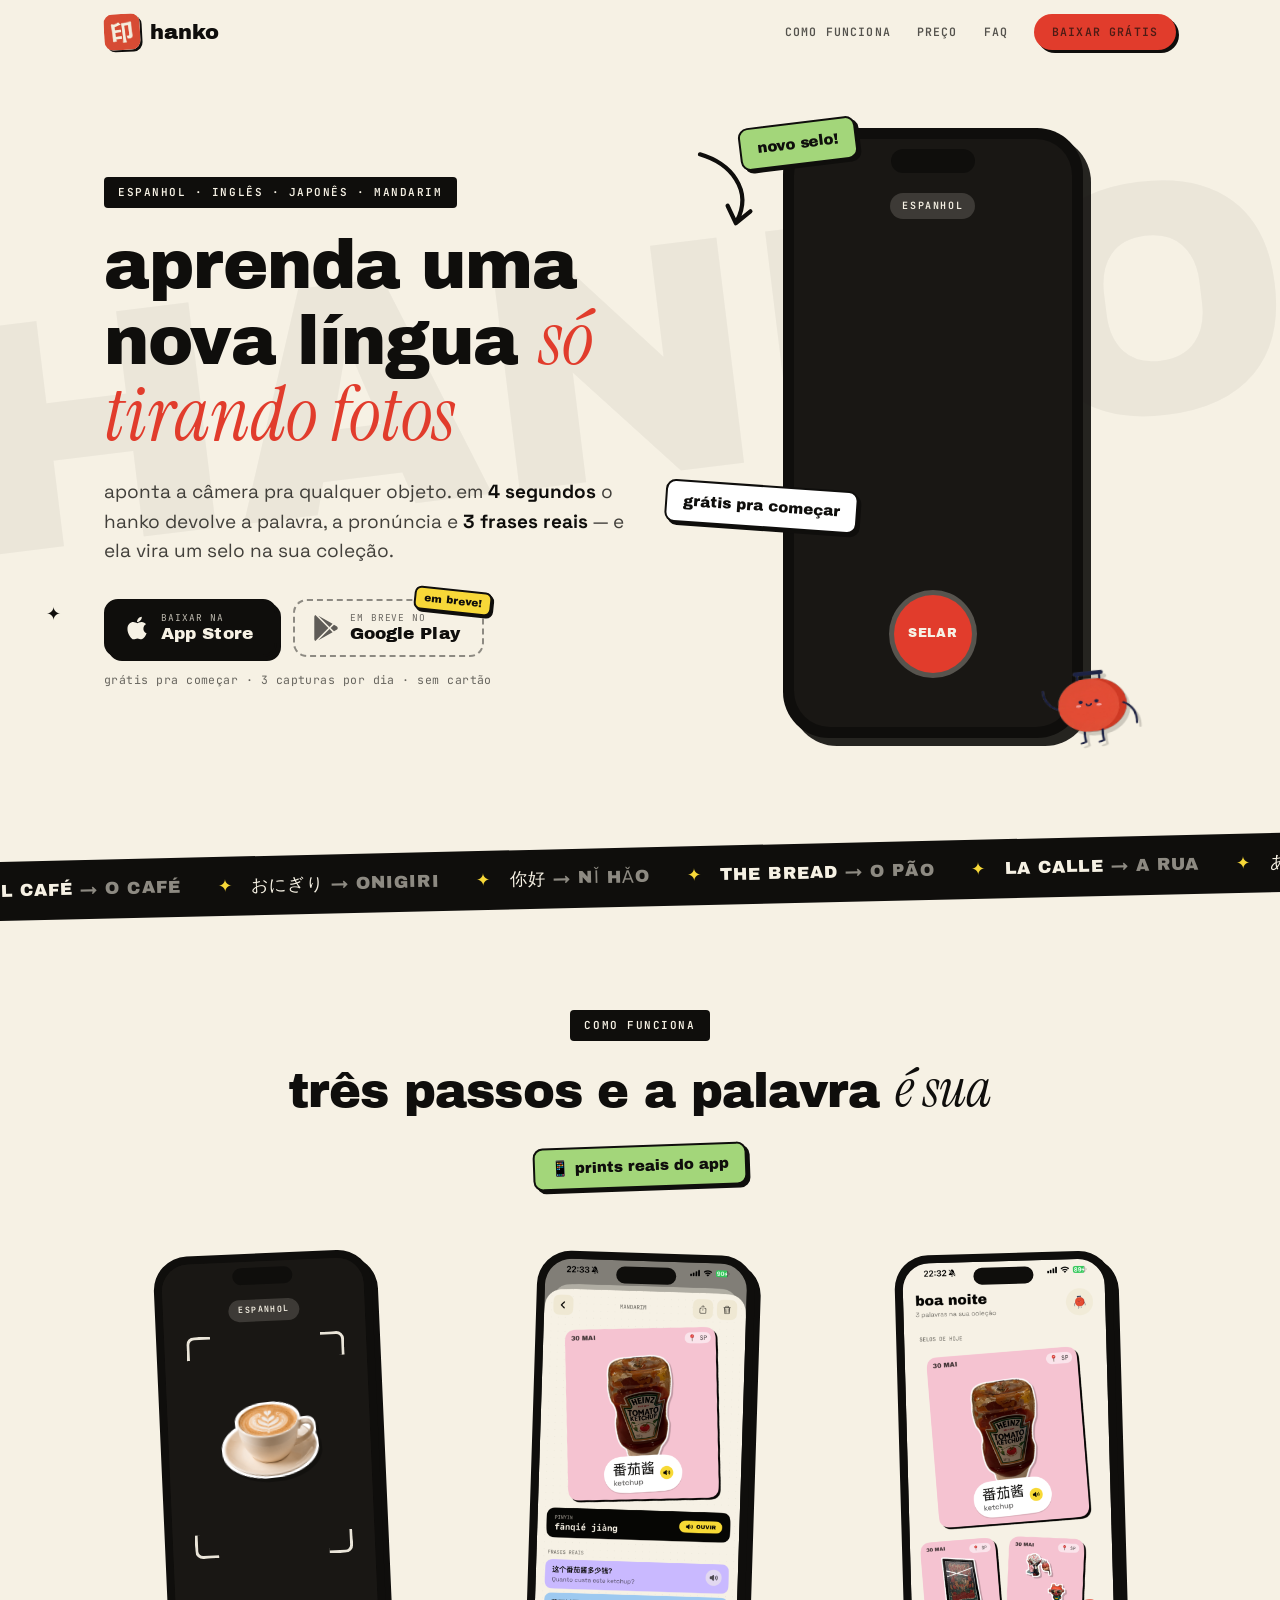
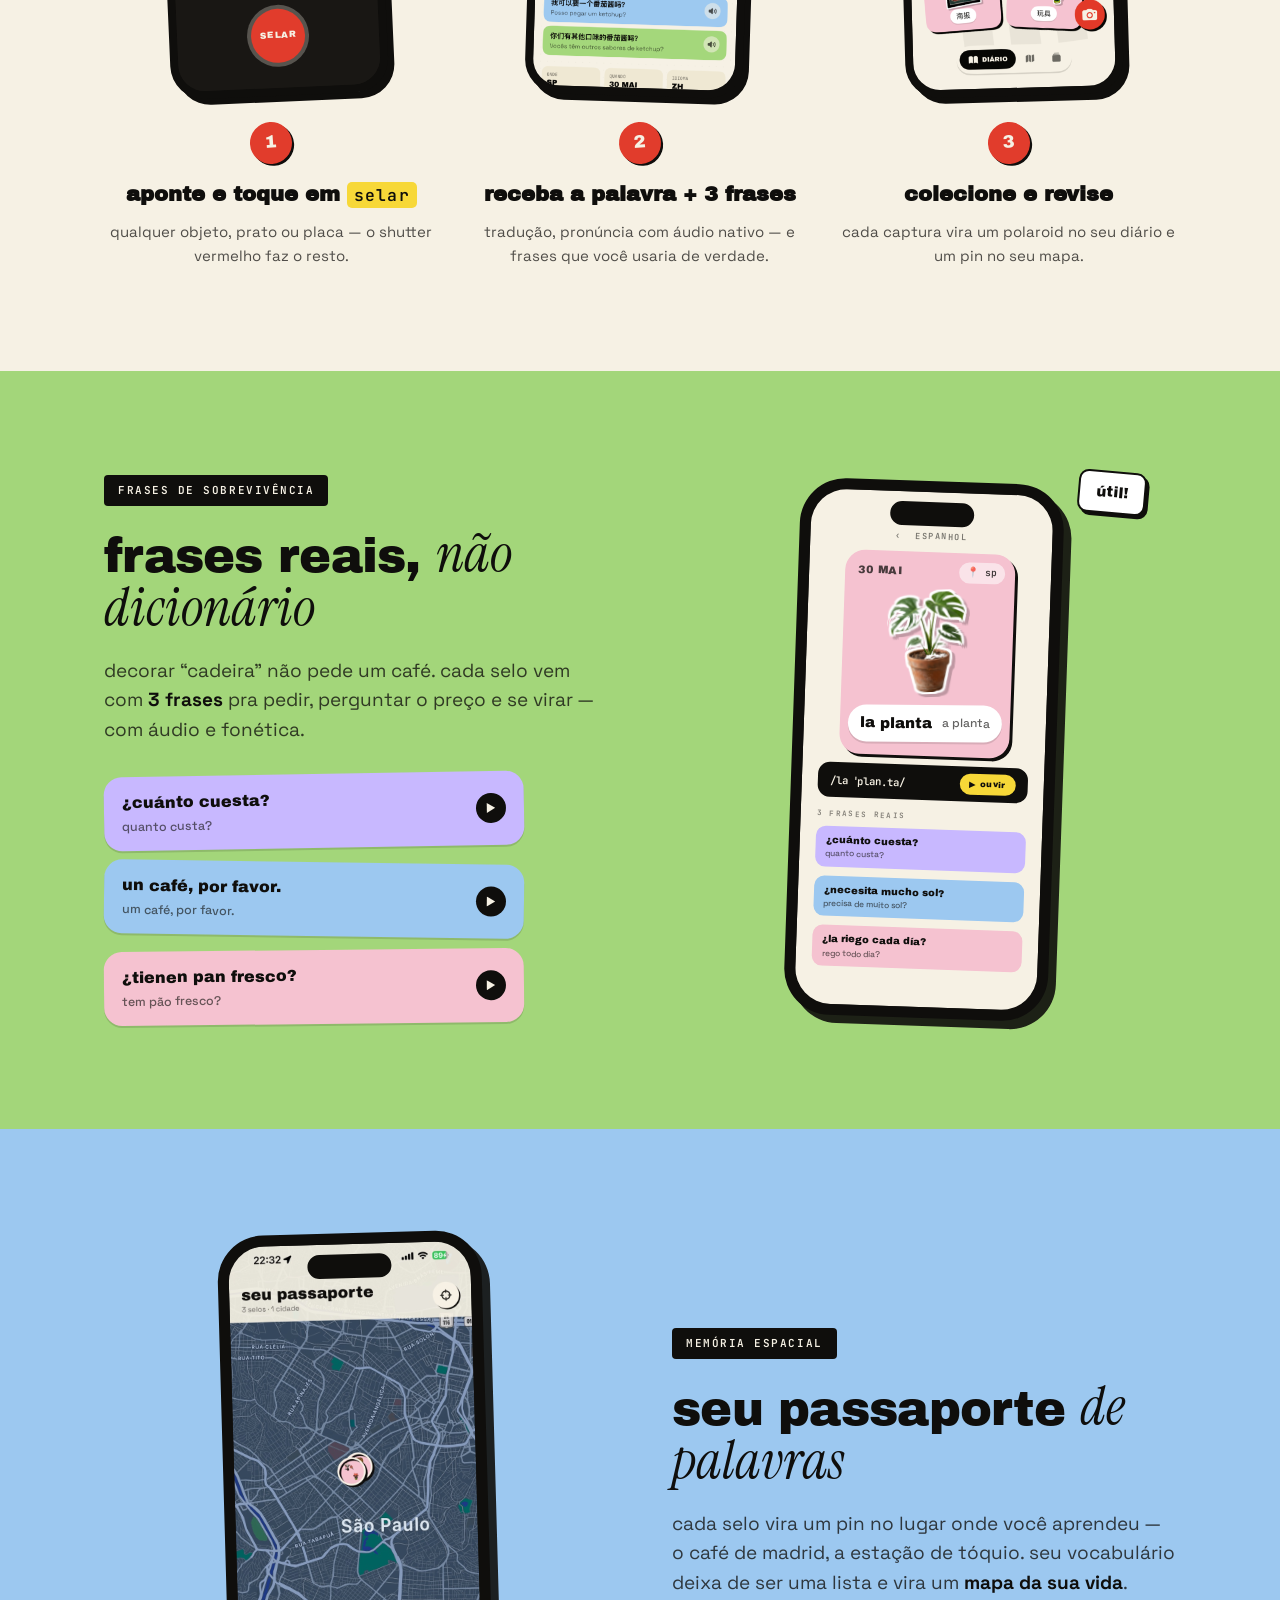
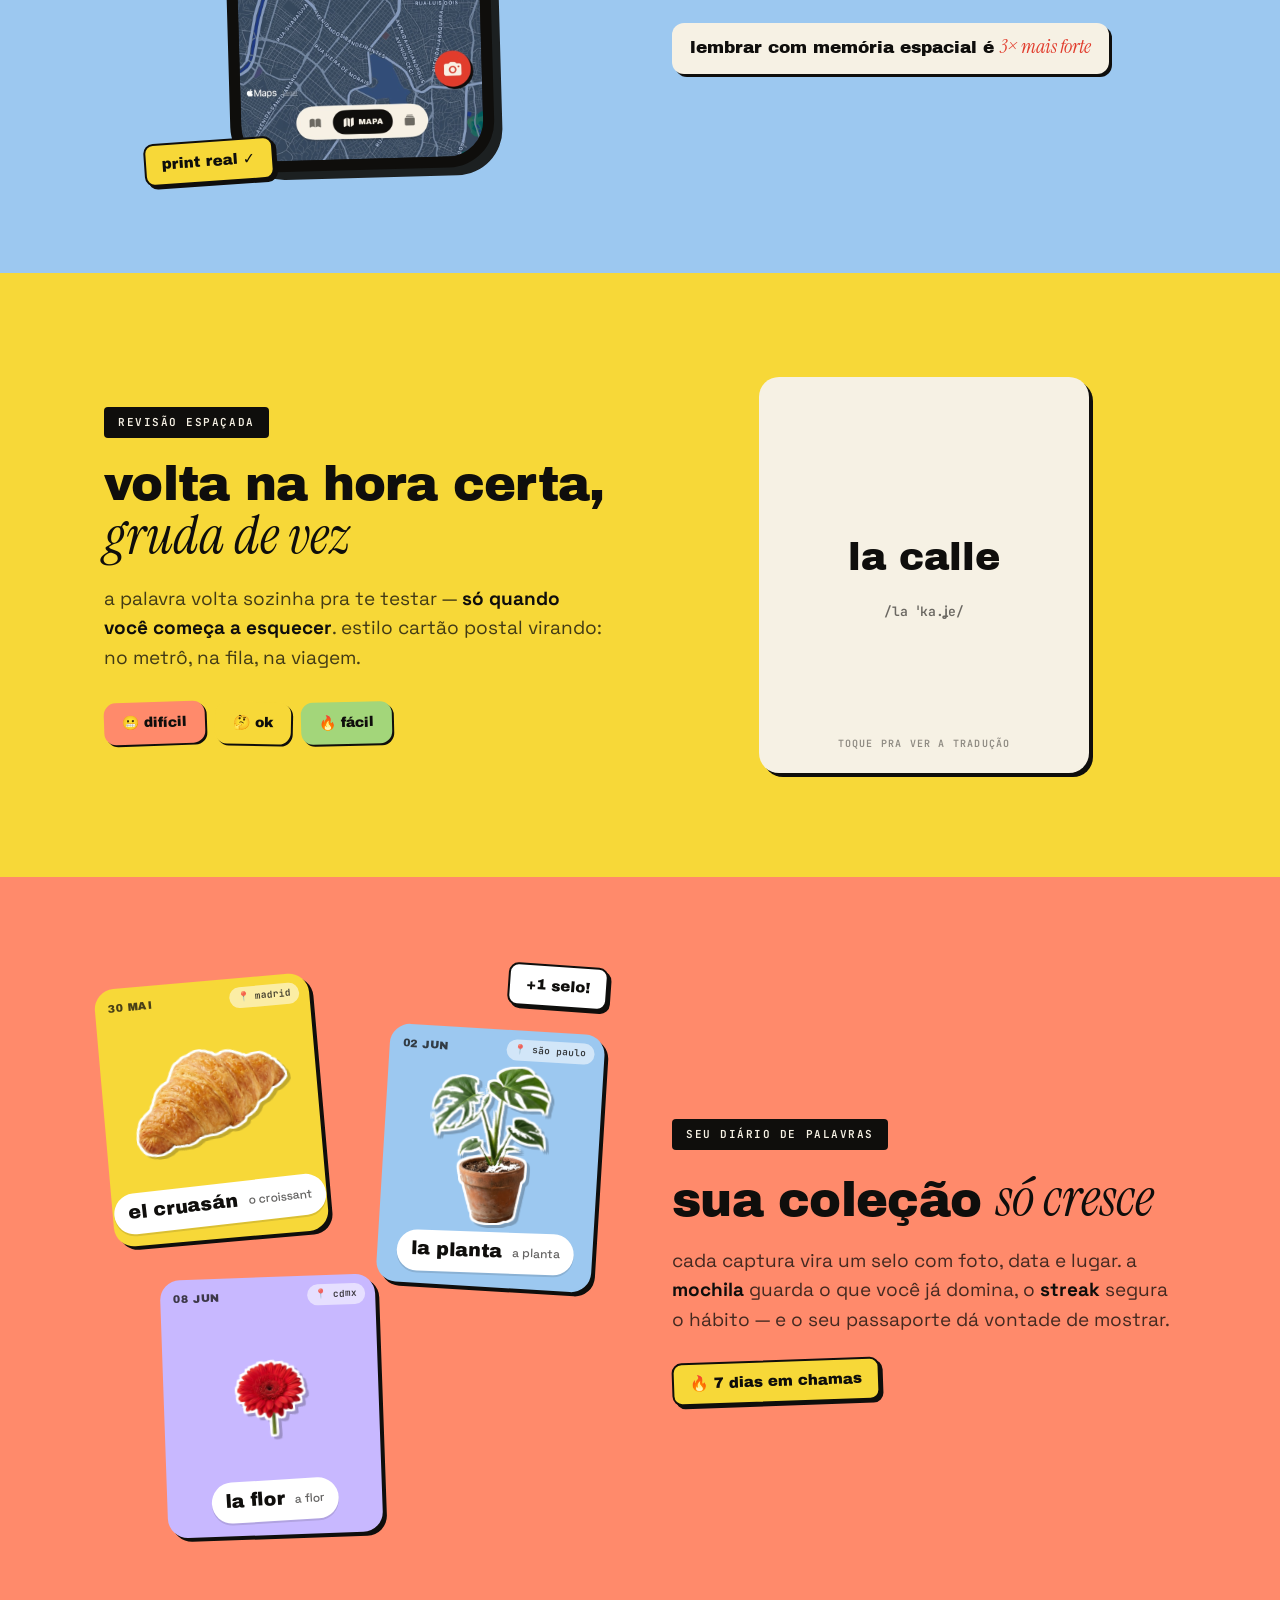
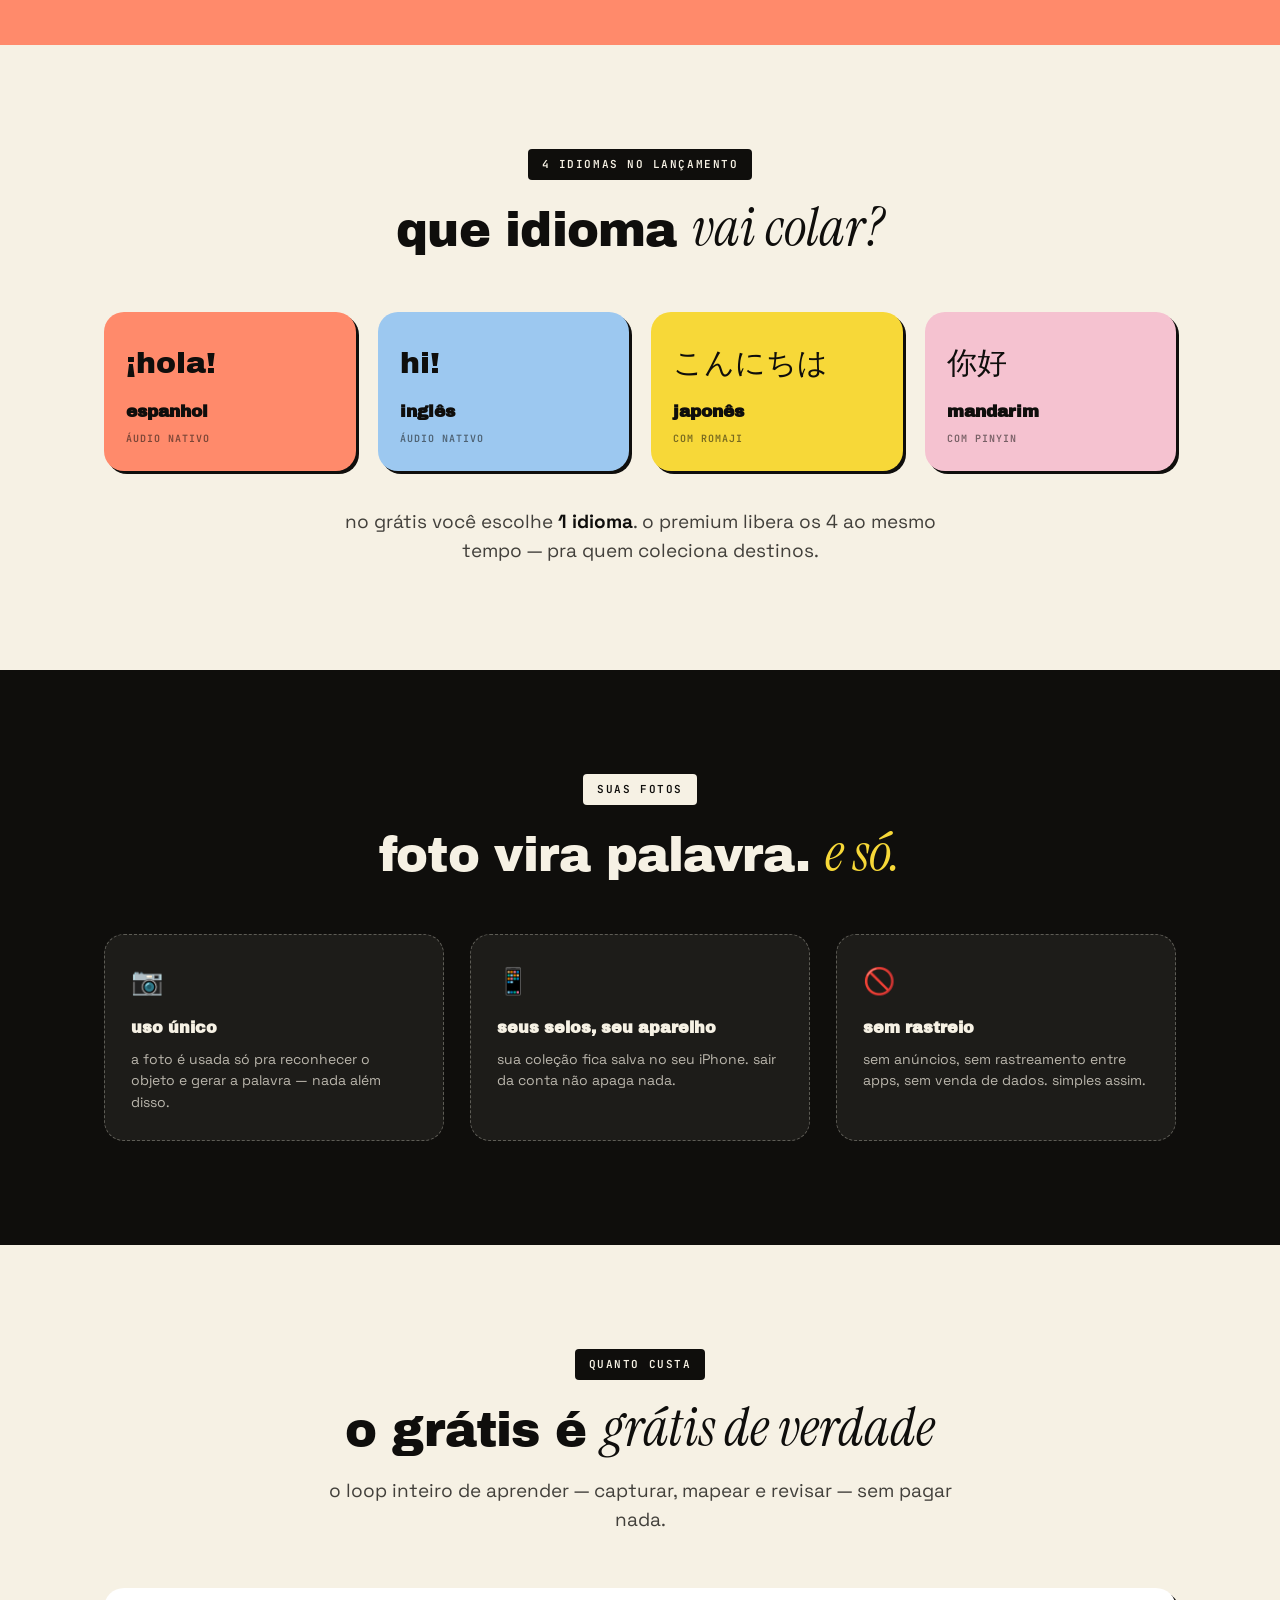
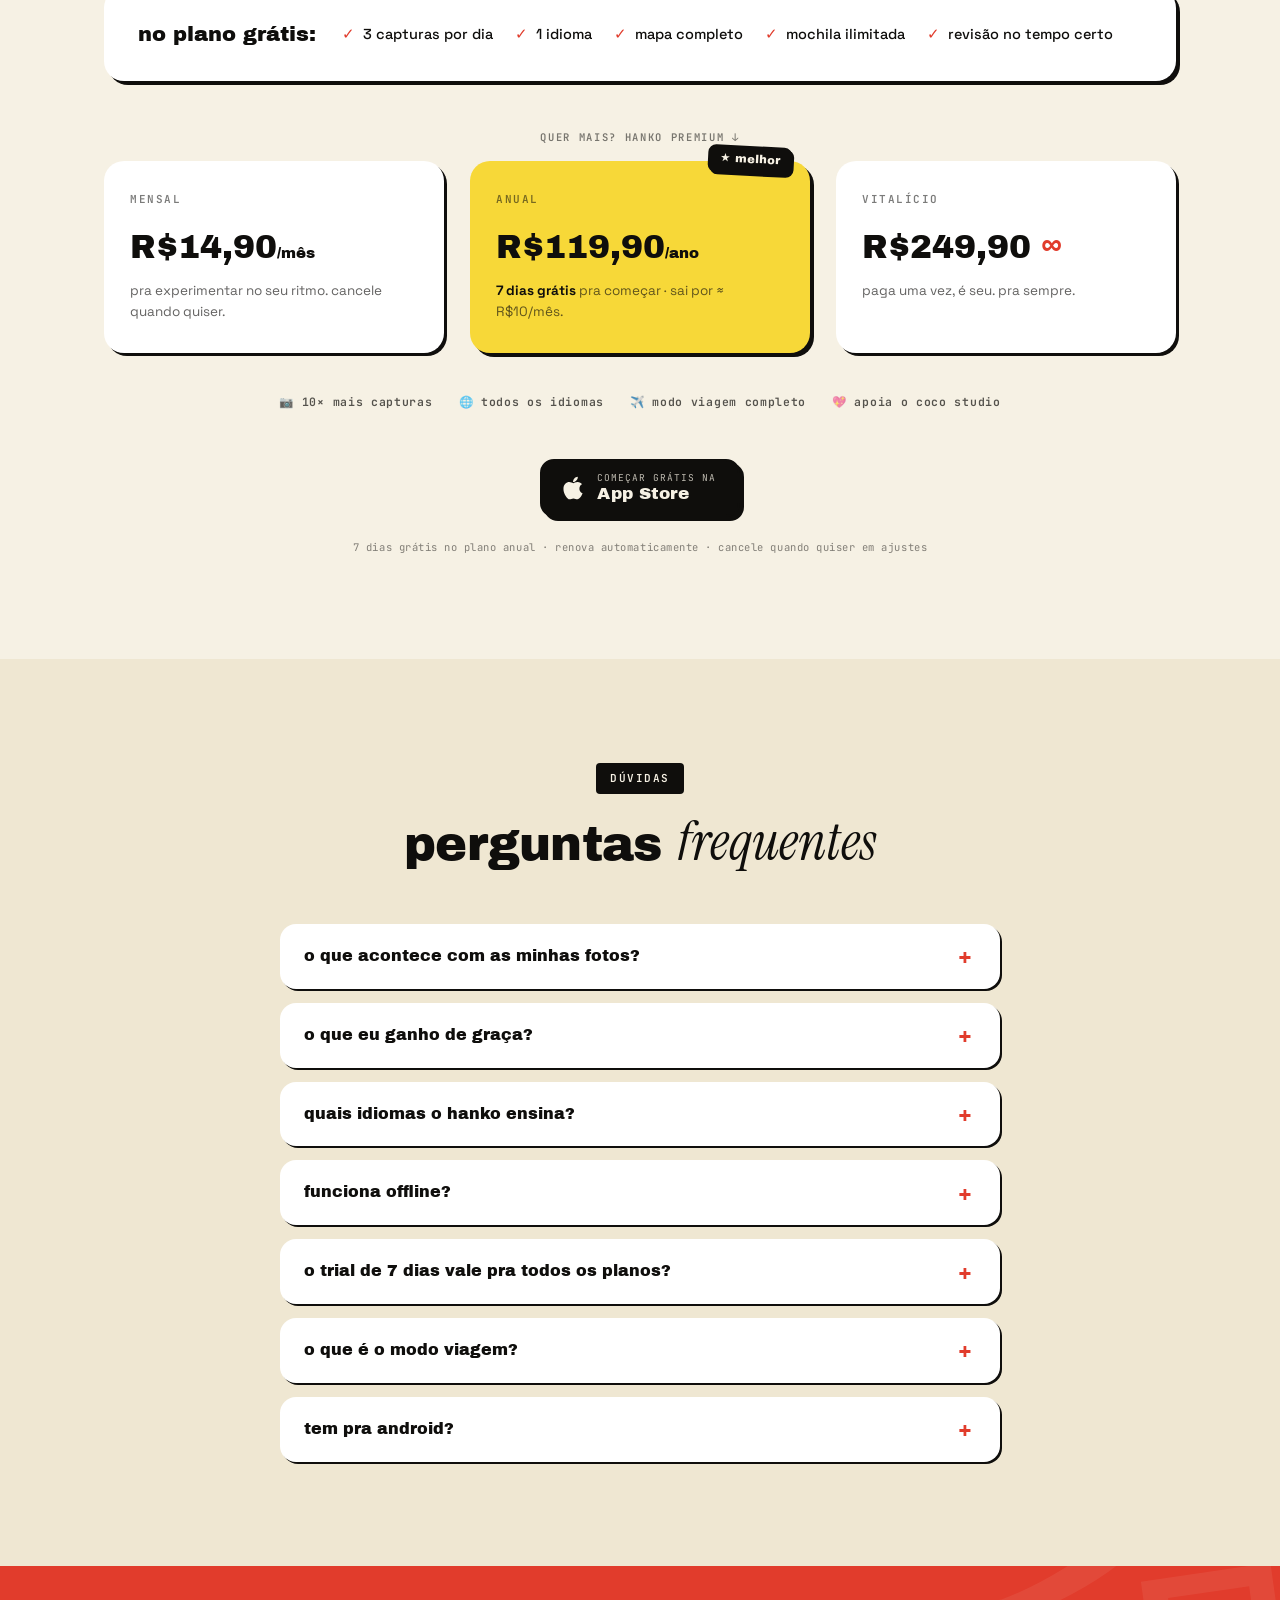
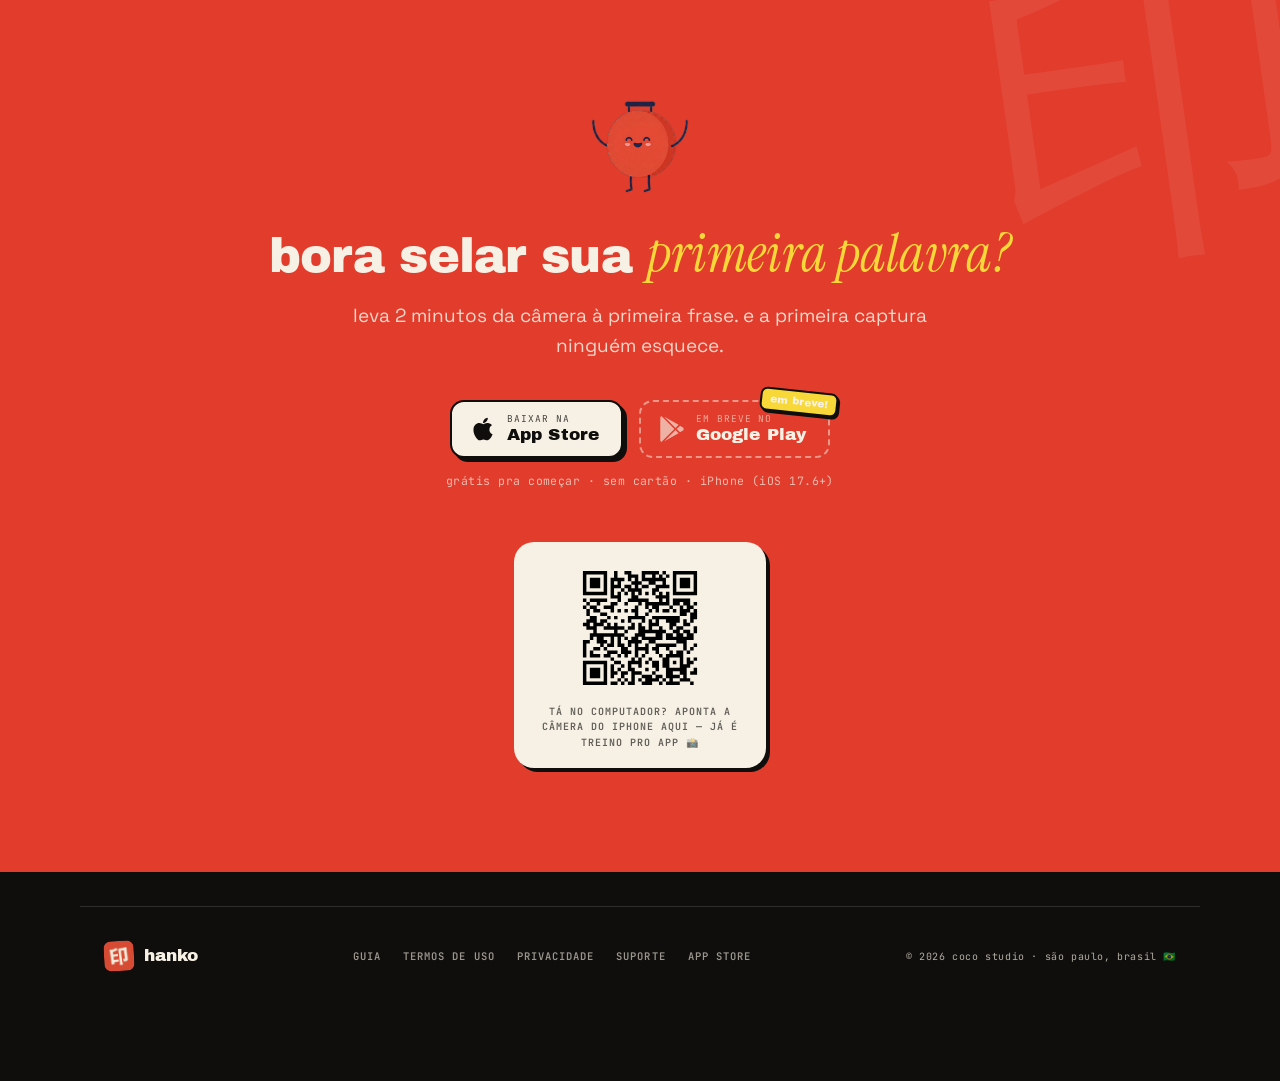
<file: index.html>
<!DOCTYPE html>
<html lang="pt-BR">
<head>
<meta charset="UTF-8">
<meta name="viewport" content="width=device-width, initial-scale=1.0">
<title>hanko — aprenda idiomas só tirando fotos · espanhol, inglês, japonês e mandarim</title>
<meta name="description" content="aponta a câmera pra qualquer objeto e em 4 segundos o hanko devolve a palavra, a pronúncia e 3 frases reais. espanhol, inglês, japonês e mandarim — grátis pra começar, no iPhone.">
<meta name="apple-itunes-app" content="app-id=6774437058">
<meta name="theme-color" content="#F6F1E4">

<!-- Google Analytics 4 · Coco Studio (Hanko) -->
<script async src="https://www.googletagmanager.com/gtag/js?id=G-HJQJTNBJ6C"></script>
<script>
  window.dataLayer = window.dataLayer || [];
  function gtag(){dataLayer.push(arguments);}
  gtag('js', new Date());
  gtag('config', 'G-HJQJTNBJ6C');

  // funil Coco Studio: visita -> scroll -> clique na App Store
  (function(){
    var APP='hanko';
    document.addEventListener('click', function(e){
      var a = e.target.closest ? e.target.closest('a[href*="apps.apple.com"]') : null;
      if(!a) return;
      var loc = a.getAttribute('data-goatcounter-click') || a.getAttribute('data-cta')
              || (a.closest('section') && a.closest('section').id)
              || (a.textContent||'').trim().slice(0,40) || 'sem-rotulo';
      gtag('event','app_store_click',{app:APP, cta_location:loc, link_url:a.href});
    }, true);
    var marks=[25,50,75,90], hit={};
    function onScroll(){
      var d=document.documentElement, b=document.body||{};
      var st=d.scrollTop||b.scrollTop||0;
      var sh=(d.scrollHeight||b.scrollHeight||0)-d.clientHeight;
      var p= sh>0 ? Math.round(st/sh*100) : 0;
      for(var i=0;i<marks.length;i++){var m=marks[i]; if(p>=m && !hit[m]){hit[m]=1; gtag('event','scroll_depth',{app:APP, percent_scrolled:m});}}
      if(hit[90]) window.removeEventListener('scroll', onScroll);
    }
    window.addEventListener('scroll', onScroll, {passive:true});
  })();
</script>

<link rel="canonical" href="https://hankoapp.com/">
<meta property="og:type" content="website">
<meta property="og:url" content="https://hankoapp.com/">
<meta property="og:title" content="hanko — aprenda idiomas só tirando fotos">
<meta property="og:description" content="toda foto vira uma palavra — com pronúncia e 3 frases reais. espanhol, inglês, japonês e mandarim. grátis pra começar.">
<meta property="og:image" content="https://hankoapp.com/assets/shot-aponte.jpg">
<meta property="og:locale" content="pt_BR">
<meta name="twitter:card" content="summary_large_image">

<link rel="icon" type="image/png" href="assets/icon.png">
<link rel="apple-touch-icon" href="assets/icon.png">

<link rel="preconnect" href="https://fonts.googleapis.com">
<link rel="preconnect" href="https://fonts.gstatic.com" crossorigin>
<link href="https://fonts.googleapis.com/css2?family=Archivo+Black&family=Space+Grotesk:wght@400;500;700&family=JetBrains+Mono:wght@400;600&family=Instrument+Serif:ital@1&display=swap" rel="stylesheet">

<script type="application/ld+json">
{
  "@context": "https://schema.org",
  "@type": "SoftwareApplication",
  "name": "Hanko",
  "operatingSystem": "iOS",
  "applicationCategory": "EducationalApplication",
  "inLanguage": "pt-BR",
  "description": "Aprenda espanhol, inglês, japonês e mandarim fotografando objetos. Cada foto vira uma palavra com pronúncia e 3 frases reais.",
  "offers": { "@type": "Offer", "price": "0", "priceCurrency": "BRL" },
  "author": { "@type": "Organization", "name": "Coco Studio", "url": "https://hankoapp.com/" },
  "publisher": { "@type": "Organization", "name": "Coco Studio" },
  "screenshot": "https://hankoapp.com/assets/real-selo.png",
  "downloadUrl": "https://apps.apple.com/br/app/hanko/id6774437058",
  "url": "https://apps.apple.com/br/app/hanko/id6774437058"
}
</script>

<script type="application/ld+json">
{
  "@context": "https://schema.org",
  "@type": "FAQPage",
  "mainEntity": [
    { "@type": "Question", "name": "O que acontece com as minhas fotos?", "acceptedAnswer": { "@type": "Answer", "text": "A foto é usada só pra reconhecer o objeto e gerar a palavra — nada além disso. Seus selos ficam salvos no seu aparelho, e o app não tem anúncio nem rastreamento entre apps." } },
    { "@type": "Question", "name": "O que eu ganho de graça?", "acceptedAnswer": { "@type": "Answer", "text": "3 capturas por dia e 1 idioma — e o resto inteiro: mapa completo, mochila ilimitada e revisão no tempo certo. O loop diário de aprender e revisar é 100% grátis." } },
    { "@type": "Question", "name": "Quais idiomas o Hanko ensina?", "acceptedAnswer": { "@type": "Answer", "text": "Espanhol, inglês, japonês e mandarim — pra quem fala português. A pronúncia se adapta à escrita: romaji no japonês, pinyin no mandarim. No grátis você escolhe 1; o premium libera os 4 ao mesmo tempo." } },
    { "@type": "Question", "name": "Funciona offline?", "acceptedAnswer": { "@type": "Answer", "text": "Pra capturar, precisa de internet — é assim que a foto vira palavra em 4 segundos. Pra revisar, abrir o mapa e a mochila, não: seus selos moram no seu aparelho." } },
    { "@type": "Question", "name": "O trial de 7 dias vale pra todos os planos?", "acceptedAnswer": { "@type": "Answer", "text": "Não — os 7 dias grátis são do plano anual. Nos outros, a cobrança começa na hora, e dá pra cancelar em ajustes a qualquer momento." } },
    { "@type": "Question", "name": "O que é o modo viagem?", "acceptedAnswer": { "@type": "Answer", "text": "Recurso premium: você escolhe destino e data e o Han prioriza frases de sobrevivência pro lugar, com contagem regressiva pra você chegar preparado." } },
    { "@type": "Question", "name": "Tem pra Android?", "acceptedAnswer": { "@type": "Answer", "text": "Por enquanto o Hanko é só pra iPhone. A versão Google Play está em breve." } }
  ]
}
</script>

<style>
/* ====================================================================
   HANKO · landing — design tokens espelhados do HKTokens.swift
   ==================================================================== */
:root{
  --paper:    #F6F1E4;
  --paper-alt:#EFE7D2;
  --ink:      #0F0E0C;
  --red:      #E13C2C;
  --red-deep: #B82D1F;
  --citron:   #F7D838;
  --pistachio:#A3D67A;
  --lavender: #C8B8FF;
  --sky:      #9CC8F0;
  --coral:    #FF8A6B;
  --rose:     #F5C2D0;

  --display: 'Archivo Black', sans-serif;
  --body:    'Space Grotesk', sans-serif;
  --mono:    'JetBrains Mono', monospace;
  --serif:   'Instrument Serif', serif;

  --shadow-4: 4px 4px 0 var(--ink);
  --shadow-3: 3px 3px 0 var(--ink);
  --shadow-2: 2px 2px 0 var(--ink);

  --r-card: 20px;
  --max-w: 1120px;
}

*{ margin:0; padding:0; box-sizing:border-box; }
html{ scroll-behavior:smooth; }
body{
  font-family:var(--body);
  background:var(--paper);
  color:var(--ink);
  line-height:1.55;
  overflow-x:hidden;
  -webkit-font-smoothing:antialiased;
}
img{ max-width:100%; display:block; }
a{ color:inherit; }
::selection{ background:var(--citron); color:var(--ink); }

.wrap{ max-width:var(--max-w); margin:0 auto; padding:0 24px; }

/* ---------- tipografia ---------- */
.h-display{
  font-family:var(--display);
  font-weight:400;
  text-transform:lowercase;
  letter-spacing:-0.015em;
  line-height:1.04;
}
.accent{
  font-family:var(--serif);
  font-style:italic;
  font-weight:400;
  letter-spacing:0;
  line-height:1;
}
.eyebrow{
  display:inline-block;
  font-family:var(--mono);
  font-weight:600;
  font-size:11px;
  letter-spacing:.14em;
  text-transform:uppercase;
  background:var(--ink);
  color:var(--paper);
  padding:7px 14px;
  border-radius:4px;
  margin-bottom:22px;
}
.lead{
  font-size:clamp(16px,1.7vw,19px);
  color:rgba(15,14,12,.78);
  max-width:34em;
}
.lead b{ font-weight:700; color:var(--ink); }

/* ---------- chips & stickers ---------- */
.sticker{
  display:inline-block;
  font-family:var(--display);
  font-size:15px;
  text-transform:lowercase;
  background:#fff;
  border:2.5px solid var(--ink);
  border-radius:10px;
  padding:8px 16px;
  box-shadow:var(--shadow-3);
}
.sticker--pistachio{ background:var(--pistachio); }
.sticker--citron{ background:var(--citron); }

/* ---------- botões ---------- */
.btn-store{
  display:inline-flex; align-items:center; gap:11px;
  background:var(--ink); color:var(--paper);
  text-decoration:none;
  border-radius:14px;
  padding:12px 22px 12px 18px;
  box-shadow:var(--shadow-4);
  transition:transform .18s ease, box-shadow .18s ease;
  border:2.5px solid var(--ink);
}
.btn-store:hover{ transform:translate(-2px,-2px); box-shadow:6px 6px 0 var(--ink); }
.btn-store:active{ transform:translate(2px,2px); box-shadow:1px 1px 0 var(--ink); }
.btn-store svg{ width:26px; height:26px; flex:none; }
.btn-store .lines{ display:flex; flex-direction:column; line-height:1.12; text-align:left; }
.btn-store .small{ font-family:var(--mono); font-size:9.5px; letter-spacing:.1em; text-transform:uppercase; opacity:.75; }
.btn-store .big{ font-family:var(--display); font-size:17px; letter-spacing:.005em; }

.btn-store--soon{
  background:transparent; color:var(--ink);
  border:2.5px dashed rgba(15,14,12,.45);
  box-shadow:none; cursor:default; position:relative;
}
.btn-store--soon:hover,.btn-store--soon:active{ transform:none; box-shadow:none; }
.btn-store--soon .small{ opacity:.6; }
.btn-store--soon svg{ opacity:.65; }
.btn-store--soon .soon-tag{
  position:absolute; top:-12px; right:-10px;
  font-family:var(--display); font-size:10.5px;
  background:var(--citron); border:2px solid var(--ink);
  border-radius:7px; padding:2px 8px;
  transform:rotate(6deg);
  box-shadow:var(--shadow-2);
}

.cta-note{
  font-family:var(--mono); font-size:11.5px;
  letter-spacing:.04em; color:rgba(15,14,12,.62);
  margin-top:14px;
}

/* ---------- nav ---------- */
.nav{
  position:sticky; top:0; z-index:60;
  background:rgba(246,241,228,.92);
  backdrop-filter:blur(8px);
  -webkit-backdrop-filter:blur(8px);
}
.nav-inner{
  max-width:var(--max-w); margin:0 auto;
  display:flex; align-items:center; justify-content:space-between;
  padding:14px 24px;
}
.brand{ display:flex; align-items:center; gap:10px; text-decoration:none; }
.brand img{ width:36px; height:36px; border-radius:9px; box-shadow:var(--shadow-2); transform:rotate(-3deg); }
.brand span{ font-family:var(--display); font-size:21px; }
.nav-links{ display:flex; gap:26px; align-items:center; }
.nav-links a{
  font-family:var(--mono); font-size:11.5px; font-weight:600;
  letter-spacing:.1em; text-transform:uppercase;
  text-decoration:none; color:rgba(15,14,12,.7);
}
.nav-links a:hover{ color:var(--ink); }
.nav-cta{
  font-family:var(--display); font-size:14px; text-transform:lowercase;
  background:var(--red); color:var(--paper);
  text-decoration:none; padding:9px 18px; border-radius:999px;
  box-shadow:var(--shadow-3);
  transition:transform .18s ease, box-shadow .18s ease;
}
.nav-cta:hover{ transform:translate(-1px,-1px); box-shadow:4px 4px 0 var(--ink); }

/* ---------- hero ---------- */
.hero{ position:relative; padding:64px 0 110px; overflow:hidden; }
.hero::before{
  content:"HANKO";
  position:absolute; top:6%; left:-4%;
  font-family:var(--display); font-size:clamp(160px,26vw,330px);
  color:var(--ink); opacity:.045;
  transform:rotate(-7deg);
  pointer-events:none; white-space:nowrap;
}
.hero-grid{
  display:grid; grid-template-columns:1.05fr .95fr;
  gap:48px; align-items:center; position:relative;
}
.hero h1{ font-size:clamp(40px,5.6vw,68px); margin-bottom:24px; }
.hero h1 .accent{ color:var(--red); font-size:1.12em; }
.hero .lead{ margin-bottom:34px; }
.store-row{ display:flex; gap:16px; flex-wrap:wrap; align-items:center; }

.spark{ position:absolute; font-size:26px; color:var(--ink); pointer-events:none; }
.spark--1{ top:-6px; right:12%; animation:twinkle 3.2s ease-in-out infinite; }
.spark--2{ bottom:18%; left:-34px; font-size:18px; animation:twinkle 2.6s .8s ease-in-out infinite; }
@keyframes twinkle{ 0%,100%{ opacity:.25; transform:scale(.85) rotate(0deg);} 50%{ opacity:1; transform:scale(1.1) rotate(18deg);} }

/* hand-drawn arrow */
.arrow-doodle{ position:absolute; left:-104px; top:30px; width:84px; transform:rotate(24deg); pointer-events:none; z-index:9; }
.arrow-doodle path{ stroke:var(--ink); stroke-width:4; fill:none; stroke-linecap:round; stroke-linejoin:round; }

/* ---------- phone frame ---------- */
.phone{
  width:300px; aspect-ratio:300/610;
  background:var(--ink); border-radius:46px;
  padding:11px; position:relative;
  box-shadow:8px 8px 0 rgba(15,14,12,.9);
}
.phone .screen{
  width:100%; height:100%; border-radius:36px;
  overflow:hidden; position:relative; background:#191714;
}
.phone .island{
  position:absolute; top:21px; left:50%; transform:translateX(-50%);
  width:84px; height:24px; background:var(--ink); border-radius:999px; z-index:9;
}
.phone--img .screen img{ width:100%; height:100%; object-fit:cover; }

/* hero demo — câmera → café → polaroid (loop 8s) */
.demo-stage{ position:relative; margin:0 auto; animation:floaty 5.4s ease-in-out infinite; }
@keyframes floaty{ 0%,100%{ transform:translateY(0) rotate(-1.2deg);} 50%{ transform:translateY(-12px) rotate(-1.2deg);} }

.cam-top{
  position:absolute; top:54px; left:0; right:0;
  display:flex; justify-content:center; z-index:5;
}
.cam-lang{
  font-family:var(--mono); font-weight:600; font-size:10px; letter-spacing:.16em;
  color:var(--paper); background:rgba(246,241,228,.16);
  padding:5px 12px; border-radius:999px;
}
.bracket{ position:absolute; width:34px; height:34px; z-index:4; opacity:0;
  border:0 solid var(--paper); animation:brkIn 8s infinite; }
.brk-tl{ top:104px; left:30px;  border-left-width:3.5px; border-top-width:3.5px;  border-top-left-radius:10px; }
.brk-tr{ top:104px; right:30px; border-right-width:3.5px; border-top-width:3.5px; border-top-right-radius:10px; }
.brk-bl{ bottom:170px; left:30px;  border-left-width:3.5px; border-bottom-width:3.5px; border-bottom-left-radius:10px; }
.brk-br{ bottom:170px; right:30px; border-right-width:3.5px; border-bottom-width:3.5px; border-bottom-right-radius:10px; }
@keyframes brkIn{
  0%{ opacity:0; transform:scale(1.25);}
  5%,80%{ opacity:.95; transform:scale(1);}
  88%,100%{ opacity:0; }
}
.demo-subject{
  position:absolute; top:37%; left:50%; z-index:3;
  width:128px; height:auto; transform:translate(-50%,-50%) rotate(-4deg) scale(.3);
  opacity:0; animation:subjIn 8s infinite;
  filter:drop-shadow(2px 0 0 #fff) drop-shadow(-2px 0 0 #fff) drop-shadow(0 2px 0 #fff) drop-shadow(0 -2px 0 #fff) drop-shadow(4px 5px 0 rgba(0,0,0,.28));
}
@keyframes subjIn{
  0%,8%{ opacity:0; transform:translate(-50%,-50%) rotate(-9deg) scale(.3);}
  14%,80%{ opacity:1; transform:translate(-50%,-50%) rotate(-4deg) scale(1);}
  88%,100%{ opacity:0; }
}
.demo-flash{
  position:absolute; inset:0; background:var(--paper); z-index:6;
  opacity:0; animation:flash 8s infinite; pointer-events:none;
}
@keyframes flash{ 0%,29%{opacity:0;} 31%{opacity:.9;} 34%,100%{opacity:0;} }
.demo-shutter{
  position:absolute; bottom:54px; left:50%; transform:translateX(-50%);
  width:78px; height:78px; border-radius:50%;
  background:var(--red); z-index:5;
  display:flex; align-items:center; justify-content:center;
  font-family:var(--display); font-size:12.5px; color:var(--paper); letter-spacing:.06em;
  box-shadow:0 0 0 5px rgba(246,241,228,.28);
  animation:shutterPress 8s infinite;
}
@keyframes shutterPress{ 0%,27%{ transform:translateX(-50%) scale(1);} 29.5%{ transform:translateX(-50%) scale(.86);} 32%,100%{ transform:translateX(-50%) scale(1);} }
.demo-polaroid{
  position:absolute; left:50%; bottom:34px; z-index:7;
  transform:translate(-50%,130%) rotate(5deg);
  animation:polUp 8s infinite;
}
@keyframes polUp{
  0%,32%{ transform:translate(-50%,130%) rotate(7deg); }
  40%,82%{ transform:translate(-50%,0) rotate(-2deg); }
  90%,100%{ transform:translate(-50%,130%) rotate(7deg); }
}
.demo-sparkle{ position:absolute; z-index:8; font-size:20px; color:var(--citron); opacity:0; animation:demoSpk 8s infinite; }
.demo-spk1{ top:24%; left:16%; }
.demo-spk2{ top:18%; right:16%; animation-delay:.18s; }
@keyframes demoSpk{ 0%,36%{ opacity:0; transform:scale(.4);} 42%,60%{ opacity:1; transform:scale(1.15);} 70%,100%{ opacity:0; } }

.han-peek{
  position:absolute; bottom:-26px; right:-82px; width:148px; z-index:8;
  transform:rotate(-6deg);
  animation:hanFloat 5.2s ease-in-out infinite;
  filter:drop-shadow(3px 4px 0 rgba(15,14,12,.18));
}
@keyframes hanFloat{ 0%,100%{ transform:rotate(-7deg) translateY(0);} 50%{ transform:rotate(-5deg) translateY(-9px);} }

.hero-sticker-1{ position:absolute; top:-6px; left:-44px; transform:rotate(-7deg); z-index:9; }
.hero-sticker-2{ position:absolute; bottom:210px; left:-118px; transform:rotate(4deg); z-index:9; }

/* ---------- polaroid (espelho fiel do HKPolaroid.swift) ---------- */
.polaroid{
  --pol-bg:var(--citron);
  --pol-w:230px;
  width:var(--pol-w); aspect-ratio:5/6;
  background:var(--pol-bg); border-radius:var(--r-card);
  box-shadow:var(--shadow-4);
  position:relative; flex:none;
}
.polaroid .p-date{
  position:absolute; top:11px; left:13px;
  font-family:var(--display); font-size:11px;
  text-transform:uppercase; letter-spacing:.05em;
  color:rgba(15,14,12,.75);
}
.polaroid .p-place{
  position:absolute; top:9px; right:10px;
  font-family:var(--mono); font-size:9.5px; font-weight:600;
  color:rgba(15,14,12,.8);
  background:rgba(255,255,255,.55);
  padding:3px 8px; border-radius:999px;
}
.polaroid .p-subject{
  position:absolute; top:40px; bottom:64px; left:14%; right:14%;
  transform:rotate(-4deg);
  display:flex; justify-content:center; align-items:center;
}
.polaroid .p-subject img{
  max-width:100%; max-height:100%; width:auto; height:auto; object-fit:contain;
  filter:drop-shadow(2px 0 0 #fff) drop-shadow(-2px 0 0 #fff) drop-shadow(0 2px 0 #fff) drop-shadow(0 -2px 0 #fff) drop-shadow(3px 3px 0 rgba(0,0,0,.22));
}
.polaroid .p-subject.is-emoji{ font-size:74px; filter:none; }
.polaroid .p-caption{
  position:absolute; bottom:14px; left:50%;
  transform:translateX(-50%) rotate(-1.5deg);
  background:#fff; border-radius:999px;
  padding:8px 14px;
  display:flex; align-items:center; gap:10px;
  box-shadow:0 2px 0 rgba(15,14,12,.12);
  white-space:nowrap;
}
.polaroid .p-word{ font-family:var(--display); font-size:19px; line-height:1.05; }
.polaroid .p-trans{ font-family:var(--body); font-weight:500; font-size:12px; color:rgba(15,14,12,.65); }
.polaroid .p-audio{
  width:26px; height:26px; border-radius:50%; flex:none;
  background:var(--citron);
  display:flex; align-items:center; justify-content:center;
}
.polaroid .p-audio svg{ width:10px; height:10px; }
.polaroid--sm{ --pol-w:170px; }
.polaroid--sm .p-word{ font-size:15px; }
.polaroid--sm .p-caption{ padding:6px 12px; }

/* ---------- marquee ---------- */
.marquee{
  background:var(--ink); color:var(--paper);
  padding:16px 0; overflow:hidden;
  transform:rotate(-1.3deg) scale(1.02);
  position:relative; z-index:5;
}
.marquee-track{
  display:flex; gap:0; width:max-content;
  animation:marquee 36s linear infinite;
}
.marquee span{
  font-family:var(--display); font-size:17px;
  text-transform:uppercase; letter-spacing:.05em;
  white-space:nowrap; padding-right:18px;
}
.marquee .mq-sep{ color:var(--citron); }
.marquee .mq-trans{ color:rgba(246,241,228,.55); }
@keyframes marquee{ from{ transform:translateX(0);} to{ transform:translateX(-50%);} }

/* ---------- seções ---------- */
.section{ padding:104px 0; position:relative; overflow:hidden; }
.section--red{ background:var(--red); color:var(--paper); }
.section--citron{ background:var(--citron); }
.section--pistachio{ background:var(--pistachio); }
.section--sky{ background:var(--sky); }
.section--coral{ background:var(--coral); }
.section--alt{ background:var(--paper-alt); }
.section--ink{ background:var(--ink); color:var(--paper); }

.section h2{ font-size:clamp(30px,4vw,48px); margin-bottom:20px; }
.section h2 .accent{ font-size:1.12em; }

/* como funciona */
.steps{ display:grid; grid-template-columns:repeat(3,1fr); gap:34px; margin-top:64px; }
.step{ text-align:center; }
.step .phone{ width:218px; margin:0 auto 26px; border-radius:34px; padding:8px; box-shadow:6px 6px 0 var(--ink); }
.step .phone .screen{ border-radius:27px; }
.step .phone .island{ width:60px; height:17px; top:14px; }
.step:nth-child(1) .phone{ transform:rotate(-2.5deg); }
.step:nth-child(2) .phone{ transform:rotate(1.8deg); }
.step:nth-child(3) .phone{ transform:rotate(-1.6deg); }
.step-num{
  display:inline-flex; align-items:center; justify-content:center;
  width:42px; height:42px; border-radius:50%;
  background:var(--red); color:var(--paper);
  font-family:var(--display); font-size:18px;
  box-shadow:var(--shadow-2);
  margin-bottom:14px; transform:rotate(-4deg);
}
.step h3{ font-family:var(--display); font-size:21px; text-transform:lowercase; margin-bottom:10px; }
.step h3 .mono-cap{ font-family:var(--mono); font-weight:600; font-size:.78em; letter-spacing:.08em; background:var(--citron); padding:2px 7px; border-radius:5px; }
.step p{ font-size:15px; color:rgba(15,14,12,.72); max-width:26em; margin:0 auto; }

/* feature split */
.feat{ display:grid; grid-template-columns:1fr 1fr; gap:64px; align-items:center; }
.feat--flip{ direction:rtl; }
.feat--flip > *{ direction:ltr; }
.feat .phone{ width:264px; margin:0 auto; }
.feat-media{ position:relative; }

/* bolhas de frase (CapturedWordView) */
.bubbles{ display:flex; flex-direction:column; gap:14px; margin-top:30px; max-width:420px; }
.bubble{
  border-radius:18px; padding:14px 18px;
  display:flex; align-items:center; justify-content:space-between; gap:14px;
  box-shadow:0 2px 0 rgba(15,14,12,.14);
}
.bubble .b-l .b-frase{ font-family:var(--display); font-size:16px; }
.bubble .b-l .b-pt{ font-family:var(--body); font-weight:500; font-size:12.5px; color:rgba(15,14,12,.62); margin-top:2px; }
.bubble .b-play{
  width:30px; height:30px; border-radius:50%; flex:none;
  background:var(--ink); display:flex; align-items:center; justify-content:center;
}
.bubble .b-play svg{ width:10px; height:10px; }
.bubble--lavender{ background:var(--lavender); }
.bubble--sky{ background:var(--sky); }
.bubble--rose{ background:var(--rose); }
.bubble:nth-child(1){ transform:rotate(-1deg); }
.bubble:nth-child(2){ transform:rotate(.8deg); }
.bubble:nth-child(3){ transform:rotate(-.6deg); }

.label-mono{
  font-family:var(--mono); font-weight:600; font-size:10.5px;
  letter-spacing:.16em; text-transform:uppercase;
  color:rgba(15,14,12,.55); margin-top:26px; margin-bottom:-18px;
}

/* câmera mock estática (passo 1) */
.cam-mock{ position:absolute; inset:0; background:#191714; }
.cam-mock .cm-lang{
  position:absolute; top:9%; left:50%; transform:translateX(-50%);
  font-family:var(--mono); font-weight:600; font-size:8.5px; letter-spacing:.16em;
  color:var(--paper); background:rgba(246,241,228,.16);
  padding:4px 10px; border-radius:999px;
}
.cam-mock .cm-brk{ position:absolute; width:24px; height:24px; border:0 solid var(--paper); opacity:.95; }
.cam-mock .cm-tl{ top:17%; left:11%;  border-left-width:3px; border-top-width:3px; border-top-left-radius:8px; }
.cam-mock .cm-tr{ top:17%; right:11%; border-right-width:3px; border-top-width:3px; border-top-right-radius:8px; }
.cam-mock .cm-bl{ bottom:31%; left:11%;  border-left-width:3px; border-bottom-width:3px; border-bottom-left-radius:8px; }
.cam-mock .cm-br{ bottom:31%; right:11%; border-right-width:3px; border-bottom-width:3px; border-bottom-right-radius:8px; }
.cam-mock img{
  position:absolute; top:42%; left:50%; width:46%; height:auto;
  transform:translate(-50%,-50%) rotate(-4deg);
  filter:drop-shadow(2px 0 0 #fff) drop-shadow(-2px 0 0 #fff) drop-shadow(0 2px 0 #fff) drop-shadow(0 -2px 0 #fff) drop-shadow(3px 4px 0 rgba(0,0,0,.28));
}
.cam-mock .cm-shutter{
  position:absolute; bottom:6%; left:50%; transform:translateX(-50%);
  width:54px; height:54px; border-radius:50%;
  background:var(--red);
  display:flex; align-items:center; justify-content:center;
  font-family:var(--display); font-size:9px; color:var(--paper); letter-spacing:.06em;
  box-shadow:0 0 0 4px rgba(246,241,228,.28);
}

/* tela de selo em CSS (seção frases) */
.selo-screen{
  position:absolute; inset:0; background:var(--paper);
  padding:38px 16px 14px;
  display:flex; flex-direction:column; align-items:center; gap:9px;
}
.selo-screen .ss-top{
  font-family:var(--mono); font-weight:600; font-size:8.5px; letter-spacing:.18em;
  color:rgba(15,14,12,.55); text-transform:uppercase;
}
.selo-screen .polaroid{ box-shadow:3px 3px 0 var(--ink); }
.selo-screen .ss-pron{
  width:100%; background:var(--ink); border-radius:12px;
  padding:7px 12px; display:flex; align-items:center; justify-content:space-between; gap:8px;
}
.selo-screen .ss-pron .ipa{ font-family:var(--mono); font-weight:600; font-size:10.5px; color:var(--paper); }
.selo-screen .ss-pron .ouvir{
  font-family:var(--display); font-size:8.5px; letter-spacing:.04em;
  background:var(--citron); border-radius:999px; padding:4px 10px; flex:none;
}
.selo-screen .ss-label{
  align-self:flex-start;
  font-family:var(--mono); font-weight:600; font-size:7.5px; letter-spacing:.18em;
  text-transform:uppercase; color:rgba(15,14,12,.5);
  margin-top:2px; margin-bottom:-3px;
}
.selo-screen .ss-bubble{ width:100%; border-radius:10px; padding:6px 10px; }
.selo-screen .ss-bubble .f{ font-family:var(--display); font-size:10px; }
.selo-screen .ss-bubble .t{ font-weight:500; font-size:8.5px; color:rgba(15,14,12,.6); }
.claim-3x{
  display:inline-block; margin-top:26px;
  font-family:var(--display); font-size:17px;
  background:var(--paper); border-radius:12px;
  padding:12px 18px; box-shadow:var(--shadow-3);
  transform:rotate(-1.4deg);
}
.claim-3x .accent{ color:var(--red); font-size:1.2em; }

/* flashcard flip */
.flip-zone{ perspective:1100px; max-width:330px; margin:0 auto; }
.flipcard{
  position:relative; width:100%; aspect-ratio:5/6;
  transform-style:preserve-3d; cursor:pointer;
  transition:transform .65s cubic-bezier(.4,.1,.2,1);
}
.flipcard.flipped{ transform:rotateY(180deg); }
.flip-face{
  position:absolute; inset:0; backface-visibility:hidden; -webkit-backface-visibility:hidden;
  border-radius:var(--r-card); box-shadow:var(--shadow-4);
  display:flex; flex-direction:column; align-items:center; justify-content:center;
  gap:14px; padding:30px;
}
.flip-front{ background:var(--paper); }
.flip-back{ background:var(--rose); transform:rotateY(180deg); }
.flip-word{ font-family:var(--display); font-size:38px; text-transform:lowercase; }
.flip-ipa{ font-family:var(--mono); font-weight:600; font-size:13px; color:rgba(15,14,12,.6); }
.flip-hint{
  font-family:var(--mono); font-size:10px; font-weight:600; letter-spacing:.12em;
  text-transform:uppercase; color:rgba(15,14,12,.45);
  position:absolute; bottom:22px;
}
.flip-frase{
  background:#fff; border-radius:14px; padding:10px 16px;
  font-weight:500; font-size:14px; text-align:center;
  box-shadow:0 2px 0 rgba(15,14,12,.12);
}
.flip-frase small{ display:block; font-size:11.5px; color:rgba(15,14,12,.55); }
.graders{ display:flex; gap:10px; justify-content:center; margin-top:30px; }
.grade{
  font-family:var(--display); font-size:14px; text-transform:lowercase;
  border-radius:12px; padding:10px 18px;
  box-shadow:var(--shadow-2);
}
.grade--hard{ background:var(--coral); transform:rotate(-2deg); }
.grade--ok{ background:var(--citron); transform:rotate(1.2deg); }
.grade--easy{ background:var(--pistachio); transform:rotate(-1.4deg); }

/* coleção — mural */
.wall{ position:relative; min-height:560px; }
.wall .polaroid{ position:absolute; --pol-w:215px; }
.wall .pol-a{ --pol-bg:var(--citron); transform:rotate(-5deg); left:0; top:0; z-index:2; }
.wall .pol-b{ --pol-bg:var(--sky); transform:rotate(3.5deg); right:2%; top:48px; z-index:3; }
.wall .pol-c{ --pol-bg:var(--lavender); transform:rotate(-2deg); left:12%; top:296px; z-index:4; }
.streak-chip{
  position:absolute; top:-16px; right:0; z-index:6;
  transform:rotate(4deg);
}

/* idiomas */
.langs{ display:grid; grid-template-columns:repeat(4,1fr); gap:22px; margin-top:56px; }
.lang-card{
  border-radius:var(--r-card); padding:28px 22px 24px;
  box-shadow:var(--shadow-3);
  transition:transform .2s ease;
}
.lang-card:hover{ transform:translateY(-6px) rotate(-1deg); }
.lang-card .greet{ font-family:var(--display); font-size:30px; margin-bottom:12px; }
.lang-card h3{ font-family:var(--display); font-size:17px; text-transform:lowercase; }
.lang-card p{ font-family:var(--mono); font-weight:600; font-size:10px; letter-spacing:.1em; text-transform:uppercase; color:rgba(15,14,12,.55); margin-top:6px; }
.lang-es{ background:var(--coral); transform:rotate(-1.4deg); }
.lang-en{ background:var(--sky); transform:rotate(1deg); }
.lang-ja{ background:var(--citron); transform:rotate(-.8deg); }
.lang-zh{ background:var(--rose); transform:rotate(1.4deg); }
.langs-note{ text-align:center; margin-top:36px; }

/* privacidade */
.priv-grid{ display:grid; grid-template-columns:repeat(3,1fr); gap:26px; margin-top:54px; }
.priv-card{
  background:rgba(246,241,228,.06);
  border:1.5px dashed rgba(246,241,228,.3);
  border-radius:var(--r-card); padding:26px;
}
.priv-card .pi{ font-size:26px; margin-bottom:14px; }
.priv-card h3{ font-family:var(--display); font-size:16px; text-transform:lowercase; margin-bottom:8px; }
.priv-card p{ font-size:14px; color:rgba(246,241,228,.72); }

/* pricing */
.free-banner{
  background:#fff; border-radius:var(--r-card);
  box-shadow:var(--shadow-4); padding:30px 34px;
  margin-top:54px; transform:rotate(-.5deg);
  display:flex; gap:26px; align-items:center; flex-wrap:wrap;
}
.free-banner .fb-title{ font-family:var(--display); font-size:21px; flex:none; }
.free-banner ul{ display:flex; flex-wrap:wrap; gap:10px 22px; list-style:none; }
.free-banner li{ font-weight:500; font-size:14.5px; display:flex; gap:8px; align-items:center; }
.free-banner li::before{ content:"✓"; font-family:var(--display); color:var(--red); }

.plans{ display:grid; grid-template-columns:repeat(3,1fr); gap:26px; margin-top:34px; align-items:stretch; }
.plan{
  background:#fff; border-radius:var(--r-card);
  box-shadow:var(--shadow-3); padding:30px 26px;
  position:relative; display:flex; flex-direction:column; gap:6px;
}
.plan .p-name{ font-family:var(--mono); font-weight:600; font-size:11px; letter-spacing:.14em; text-transform:uppercase; color:rgba(15,14,12,.55); }
.plan .p-price{ font-family:var(--display); font-size:33px; margin:8px 0 2px; }
.plan .p-price small{ font-size:15px; }
.plan .p-note{ font-size:13.5px; color:rgba(15,14,12,.65); }
.plan--featured{
  background:var(--citron); transform:rotate(-1.4deg) scale(1.04);
  box-shadow:var(--shadow-4); z-index:2;
}
.plan--featured .p-note b{ color:var(--ink); }
.plan-badge{
  position:absolute; top:-15px; right:18px;
  font-family:var(--display); font-size:11.5px;
  background:var(--ink); color:var(--paper);
  padding:5px 12px; border-radius:8px; transform:rotate(3deg);
  box-shadow:var(--shadow-2);
}
.plan--life .p-price::after{ content:" ∞"; color:var(--red); }
.perks{
  display:flex; flex-wrap:wrap; gap:10px 26px; justify-content:center;
  margin-top:40px;
}
.perks span{ font-family:var(--mono); font-weight:600; font-size:11.5px; letter-spacing:.06em; color:rgba(15,14,12,.7); }
.pricing-cta{ text-align:center; margin-top:48px; }
.pricing-fine{
  text-align:center; font-family:var(--mono); font-size:10.5px;
  letter-spacing:.05em; color:rgba(15,14,12,.5); margin-top:22px;
}

/* FAQ */
.faq{ max-width:720px; margin:54px auto 0; display:flex; flex-direction:column; gap:14px; }
.faq details{
  background:#fff; border-radius:16px;
  box-shadow:var(--shadow-2);
  padding:0 24px;
}
.faq summary{
  cursor:pointer; list-style:none;
  font-family:var(--display); font-size:16px; text-transform:lowercase;
  padding:20px 0; position:relative; padding-right:42px;
}
.faq summary::-webkit-details-marker{ display:none; }
.faq summary::after{
  content:"+"; position:absolute; right:4px; top:50%;
  transform:translateY(-50%);
  font-family:var(--display); font-size:21px; color:var(--red);
  transition:transform .25s ease;
}
.faq details[open] summary::after{ transform:translateY(-50%) rotate(45deg); }
.faq details p{ padding:0 0 22px; font-size:15px; color:rgba(15,14,12,.75); max-width:56ch; }

/* CTA final */
.final{ text-align:center; position:relative; }
.final::before{
  content:"印"; position:absolute; top:-30px; right:-40px;
  font-size:340px; line-height:1; opacity:.07; color:var(--paper);
  transform:rotate(-8deg); pointer-events:none;
  font-family:serif;
}
.final .han-big{ width:148px; margin:0 auto 10px; animation:hanFloat 5.2s ease-in-out infinite; }
.final h2{ color:var(--paper); }
.final h2 .accent{ color:var(--citron); }
.final .lead{ color:rgba(246,241,228,.85); margin:0 auto 40px; }
.final .btn-store{ background:var(--paper); color:var(--ink); border-color:var(--ink); }
.final .btn-store--soon{ background:transparent; color:var(--paper); border-color:rgba(246,241,228,.5); }
.final .store-row{ justify-content:center; }
.final .cta-note{ color:rgba(246,241,228,.7); }
.qr-card{
  display:inline-flex; flex-direction:column; align-items:center; gap:12px;
  background:var(--paper); border-radius:var(--r-card);
  padding:22px 26px 18px; margin-top:52px;
  box-shadow:var(--shadow-4); transform:rotate(-1.6deg);
}
.qr-card img{ width:128px; height:128px; }
.qr-card span{ font-family:var(--mono); font-weight:600; font-size:10px; letter-spacing:.1em; text-transform:uppercase; color:rgba(15,14,12,.65); max-width:200px; }

/* footer */
footer{
  background:var(--ink); color:rgba(246,241,228,.7);
  padding:34px 0 110px;
}
.foot-inner{
  max-width:var(--max-w); margin:0 auto; padding:0 24px;
  display:flex; justify-content:space-between; align-items:center;
  gap:22px; flex-wrap:wrap;
  border-top:1px solid rgba(246,241,228,.14);
  padding-top:34px;
}
.foot-brand{ display:flex; align-items:center; gap:10px; }
.foot-brand img{ width:30px; border-radius:7px; transform:rotate(-3deg); }
.foot-brand span{ font-family:var(--display); font-size:17px; color:var(--paper); }
.foot-links{ display:flex; gap:22px; flex-wrap:wrap; }
.foot-links a{
  font-family:var(--mono); font-size:10.5px; font-weight:600;
  letter-spacing:.1em; text-transform:uppercase;
  color:rgba(246,241,228,.6); text-decoration:none;
}
.foot-links a:hover{ color:var(--paper); }
.foot-copy{ font-family:var(--mono); font-size:10px; letter-spacing:.06em; }

/* sticky mobile CTA */
.sticky-cta{
  position:fixed; left:16px; right:16px; bottom:16px; z-index:80;
  display:none; justify-content:center;
  transform:translateY(120%); transition:transform .35s cubic-bezier(.34,1.3,.64,1);
}
.sticky-cta.show{ transform:translateY(0); }
.sticky-cta a{
  width:100%; max-width:430px;
  display:flex; align-items:center; justify-content:center; gap:10px;
  background:var(--red); color:var(--paper); text-decoration:none;
  font-family:var(--display); font-size:16px; text-transform:lowercase;
  padding:16px 22px; border-radius:999px;
  box-shadow:var(--shadow-4);
}

/* reveal on scroll */
.reveal{ opacity:0; transform:translateY(28px); transition:opacity .7s ease, transform .7s cubic-bezier(.22,.9,.3,1); }
.reveal.in{ opacity:1; transform:translateY(0); }
.reveal-d1{ transition-delay:.08s; } .reveal-d2{ transition-delay:.16s; } .reveal-d3{ transition-delay:.24s; }

/* ---------- responsivo ---------- */
@media (max-width: 960px){
  .hero-grid{ grid-template-columns:1fr; gap:70px; text-align:center; }
  .hero .lead{ margin-left:auto; margin-right:auto; }
  .store-row{ justify-content:center; }
  .demo-stage{ width:300px; margin:0 auto; }
  .hero-sticker-1{ left:-20px; }
  .hero-sticker-2{ left:auto; right:-16px; bottom:40px; }
  .arrow-doodle{ display:none; }
  .steps{ grid-template-columns:1fr; gap:58px; }
  .feat{ grid-template-columns:1fr; gap:54px; }
  .feat--flip{ direction:ltr; }
  .langs{ grid-template-columns:repeat(2,1fr); }
  .priv-grid{ grid-template-columns:1fr; }
  .plans{ grid-template-columns:1fr; }
  .plan--featured{ transform:rotate(-1deg) scale(1); }
  .nav-links a:not(.nav-cta){ display:none; }
  .sticky-cta{ display:flex; }
  .wall{ min-height:560px; }
  .wall .polaroid{ --pol-w:185px; }
  .wall .polaroid .p-word{ font-size:15px; }
  .wall .polaroid .p-caption{ padding:6px 12px; }
  .wall .pol-a{ left:0; top:0; }
  .wall .pol-b{ right:0; top:118px; }
  .wall .pol-c{ left:6%; top:308px; }
  .han-peek{ right:-30px; }
  .section{ padding:84px 0; }
  .qr-card{ display:none; }
}

@media (prefers-reduced-motion: reduce){
  *, *::before, *::after{ animation-duration:.01ms !important; animation-iteration-count:1 !important; transition-duration:.01ms !important; }
  .marquee-track{ animation:none; }
  .reveal{ opacity:1; transform:none; }
}
</style>
</head>
<body>

<!-- ====================== NAV ====================== -->
<nav class="nav">
  <div class="nav-inner">
    <a class="brand" href="#">
      <img src="assets/icon.png" alt="ícone do Hanko — carimbo vermelho com o kanji 印" width="36" height="36">
      <span>hanko</span>
    </a>
    <div class="nav-links">
      <a href="#como-funciona">como funciona</a>
      <a href="#preco">preço</a>
      <a href="#faq">faq</a>
      <a class="nav-cta" href="https://apps.apple.com/br/app/hanko/id6774437058" data-goatcounter-click="cta-nav">baixar grátis</a>
    </div>
  </div>
</nav>

<!-- ====================== HERO ====================== -->
<header class="hero">
  <div class="wrap hero-grid">
    <div>
      <span class="eyebrow">espanhol · inglês · japonês · mandarim</span>
      <h1 class="h-display">aprenda uma nova língua <span class="accent">só tirando fotos</span></h1>
      <p class="lead">aponta a câmera pra qualquer objeto. em <b>4 segundos</b> o hanko devolve a palavra, a pronúncia e <b>3 frases reais</b> — e ela vira um selo na sua coleção.</p>
      <div class="store-row">
        <a class="btn-store" href="https://apps.apple.com/br/app/hanko/id6774437058" data-goatcounter-click="cta-hero" aria-label="Baixar o Hanko na App Store">
          <svg viewBox="0 0 384 512" fill="currentColor" aria-hidden="true"><path d="M318.7 268.7c-.2-36.7 16.4-64.4 50-84.8-18.8-26.9-47.2-41.7-84.7-44.6-35.5-2.8-74.3 20.7-88.5 20.7-15 0-49.4-19.7-76.4-19.7C63.3 141.2 4 184.8 4 273.5q0 39.3 14.4 81.2c12.8 36.7 59 126.7 107.2 125.2 25.2-.6 43-17.9 75.8-17.9 31.8 0 48.3 17.9 76.4 17.9 48.6-.7 90.4-82.5 102.6-119.3-65.2-30.7-61.7-90-61.7-91.9zm-56.6-164.2c27.3-32.4 24.8-61.9 24-72.5-24.1 1.4-52 16.4-67.9 34.9-17.5 19.8-27.8 44.3-25.6 71.9 26.1 2 49.9-11.4 69.5-34.3z"/></svg>
          <span class="lines"><span class="small">baixar na</span><span class="big">App Store</span></span>
        </a>
        <span class="btn-store btn-store--soon" aria-label="Em breve no Google Play">
          <svg viewBox="0 0 512 512" fill="currentColor" aria-hidden="true"><path d="M325.3 234.3 104.6 13l280.8 161.2-60.1 60.1zM47 0C34 6.8 25.3 19.2 25.3 35.3v441.3c0 16.1 8.7 28.5 21.7 35.3l256.6-256L47 0zm425.2 225.6-58.9-34.1-65.7 64.5 65.7 64.5 60.1-34.1c18-14.3 18-46.5-1.2-60.8zM104.6 499l280.8-161.2-60.1-60.1L104.6 499z"/></svg>
          <span class="lines"><span class="small">em breve no</span><span class="big">Google Play</span></span>
          <span class="soon-tag">em breve!</span>
        </span>
      </div>
      <p class="cta-note">grátis pra começar · 3 capturas por dia · sem cartão</p>
      <span class="spark spark--2" aria-hidden="true">✦</span>
    </div>

    <div class="demo-stage">
      <span class="spark spark--1" aria-hidden="true">✦</span>
      <span class="sticker sticker--pistachio hero-sticker-1">novo selo!</span>
      <span class="sticker hero-sticker-2">grátis pra começar</span>
      <div class="phone">
        <div class="island" aria-hidden="true"></div>
        <div class="screen" role="img" aria-label="demonstração do app: a câmera mira numa xícara de café e o polaroid com a palavra “el café” sobe na tela">
          <div class="cam-top"><span class="cam-lang">ESPANHOL</span></div>
          <span class="bracket brk-tl" aria-hidden="true"></span>
          <span class="bracket brk-tr" aria-hidden="true"></span>
          <span class="bracket brk-bl" aria-hidden="true"></span>
          <span class="bracket brk-br" aria-hidden="true"></span>
          <img class="demo-subject" src="assets/coffee.png" alt="" width="360" height="279" fetchpriority="high">
          <div class="demo-flash" aria-hidden="true"></div>
          <div class="demo-shutter" aria-hidden="true">SELAR</div>
          <span class="demo-sparkle demo-spk1" aria-hidden="true">✦</span>
          <span class="demo-sparkle demo-spk2" aria-hidden="true">✦</span>
          <div class="demo-polaroid">
            <div class="polaroid polaroid--sm" style="--pol-bg:var(--citron)">
              <span class="p-date">12 jun</span>
              <span class="p-place">📍 são paulo</span>
              <div class="p-subject"><img src="assets/coffee.png" alt="" width="360" height="279"></div>
              <div class="p-caption">
                <span><span class="p-word">el café</span></span>
                <span class="p-trans">o café</span>
                <span class="p-audio"><svg viewBox="0 0 10 12" aria-hidden="true"><path d="M0 0 L10 6 L0 12 Z" fill="#0F0E0C"/></svg></span>
              </div>
            </div>
          </div>
        </div>
      </div>
      <img class="han-peek" src="assets/han-happy.png" alt="Han, o mascote do Hanko — um carimbo vermelho sorridente" width="118" height="118">
      <svg class="arrow-doodle" viewBox="0 0 80 70" aria-hidden="true"><path d="M6 8 C 36 4, 66 18, 64 52 M 50 42 L 64 54 L 72 38"/></svg>
    </div>
  </div>
</header>

<!-- ====================== MARQUEE ====================== -->
<div class="marquee" aria-hidden="true">
  <div class="marquee-track">
    <span>el café <span class="mq-trans">→ o café</span></span><span class="mq-sep">✦</span>
    <span>おにぎり <span class="mq-trans">→ onigiri</span></span><span class="mq-sep">✦</span>
    <span>你好 <span class="mq-trans">→ nǐ hǎo</span></span><span class="mq-sep">✦</span>
    <span>the bread <span class="mq-trans">→ o pão</span></span><span class="mq-sep">✦</span>
    <span>la calle <span class="mq-trans">→ a rua</span></span><span class="mq-sep">✦</span>
    <span>ありがとう <span class="mq-trans">→ arigatō</span></span><span class="mq-sep">✦</span>
    <span>¿cuánto cuesta? <span class="mq-trans">→ quanto custa?</span></span><span class="mq-sep">✦</span>
    <span>el café <span class="mq-trans">→ o café</span></span><span class="mq-sep">✦</span>
    <span>おにぎり <span class="mq-trans">→ onigiri</span></span><span class="mq-sep">✦</span>
    <span>你好 <span class="mq-trans">→ nǐ hǎo</span></span><span class="mq-sep">✦</span>
    <span>the bread <span class="mq-trans">→ o pão</span></span><span class="mq-sep">✦</span>
    <span>la calle <span class="mq-trans">→ a rua</span></span><span class="mq-sep">✦</span>
    <span>ありがとう <span class="mq-trans">→ arigatō</span></span><span class="mq-sep">✦</span>
    <span>¿cuánto cuesta? <span class="mq-trans">→ quanto custa?</span></span><span class="mq-sep">✦</span>
  </div>
</div>

<!-- ====================== COMO FUNCIONA ====================== -->
<section class="section" id="como-funciona">
  <div class="wrap">
    <div style="text-align:center" class="reveal">
      <span class="eyebrow">como funciona</span>
      <h2 class="h-display">três passos e a palavra <span class="accent">é sua</span></h2>
      <span class="sticker sticker--pistachio" style="transform:rotate(-2deg); margin-top:8px">📱 prints reais do app</span>
    </div>
    <div class="steps">
      <div class="step reveal">
        <div class="phone"><div class="island" aria-hidden="true"></div><div class="screen">
          <div class="cam-mock" role="img" aria-label="câmera do Hanko mirando uma xícara de café, com o botão vermelho SELAR">
            <span class="cm-lang">ESPANHOL</span>
            <span class="cm-brk cm-tl" aria-hidden="true"></span><span class="cm-brk cm-tr" aria-hidden="true"></span>
            <span class="cm-brk cm-bl" aria-hidden="true"></span><span class="cm-brk cm-br" aria-hidden="true"></span>
            <img src="assets/coffee.png" alt="" width="360" height="279" loading="lazy">
            <span class="cm-shutter">SELAR</span>
          </div>
        </div></div>
        <span class="step-num">1</span>
        <h3>aponte e toque em <span class="mono-cap">SELAR</span></h3>
        <p>qualquer objeto, prato ou placa — o shutter vermelho faz o resto.</p>
      </div>
      <div class="step reveal reveal-d1">
        <div class="phone phone--img"><div class="island" aria-hidden="true"></div><div class="screen"><img src="assets/real-selo.png" alt="print real do Hanko: ketchup fotografado virou 番茄酱 com pinyin “fānqié jiàng”, botão ouvir e três frases reais em mandarim" loading="lazy" width="640" height="1391"></div></div>
        <span class="step-num">2</span>
        <h3>receba a palavra + 3 frases</h3>
        <p>tradução, pronúncia com áudio nativo — e frases que você usaria de verdade.</p>
      </div>
      <div class="step reveal reveal-d2">
        <div class="phone phone--img"><div class="island" aria-hidden="true"></div><div class="screen"><img src="assets/real-diario.png" alt="print real do Hanko: diário com polaroids dos selos capturados e a saudação “boa noite”" loading="lazy" width="640" height="1391"></div></div>
        <span class="step-num">3</span>
        <h3>colecione e revise</h3>
        <p>cada captura vira um polaroid no seu diário e um pin no seu mapa.</p>
      </div>
    </div>
  </div>
</section>

<!-- ====================== FRASES REAIS ====================== -->
<section class="section section--pistachio">
  <div class="wrap feat">
    <div class="reveal">
      <span class="eyebrow">frases de sobrevivência</span>
      <h2 class="h-display">frases reais, <span class="accent">não dicionário</span></h2>
      <p class="lead">decorar “cadeira” não pede um café. cada selo vem com <b>3 frases</b> pra pedir, perguntar o preço e se virar — com áudio e fonética.</p>
      <div class="bubbles">
        <div class="bubble bubble--lavender">
          <span class="b-l"><span class="b-frase">¿cuánto cuesta?</span><span class="b-pt" style="display:block">quanto custa?</span></span>
          <span class="b-play"><svg viewBox="0 0 10 12" aria-hidden="true"><path d="M0 0 L10 6 L0 12 Z" fill="#F6F1E4"/></svg></span>
        </div>
        <div class="bubble bubble--sky">
          <span class="b-l"><span class="b-frase">un café, por favor.</span><span class="b-pt" style="display:block">um café, por favor.</span></span>
          <span class="b-play"><svg viewBox="0 0 10 12" aria-hidden="true"><path d="M0 0 L10 6 L0 12 Z" fill="#F6F1E4"/></svg></span>
        </div>
        <div class="bubble bubble--rose">
          <span class="b-l"><span class="b-frase">¿tienen pan fresco?</span><span class="b-pt" style="display:block">tem pão fresco?</span></span>
          <span class="b-play"><svg viewBox="0 0 10 12" aria-hidden="true"><path d="M0 0 L10 6 L0 12 Z" fill="#F6F1E4"/></svg></span>
        </div>
      </div>
    </div>
    <div class="feat-media reveal reveal-d1">
      <div class="phone" style="transform:rotate(2deg); margin:0 auto">
        <div class="island" aria-hidden="true"></div>
        <div class="screen">
          <div class="selo-screen" role="img" aria-label="tela do Hanko: a planta fotografada virou “la planta” com pronúncia e três frases de sobrevivência">
            <span class="ss-top">‹ &nbsp;espanhol</span>
            <div class="polaroid polaroid--sm" style="--pol-bg:var(--rose)">
              <span class="p-date">30 mai</span>
              <span class="p-place">📍 sp</span>
              <div class="p-subject"><img src="assets/plant.png" alt="" width="320" height="419" loading="lazy"></div>
              <div class="p-caption">
                <span><span class="p-word">la planta</span></span>
                <span class="p-trans">a planta</span>
              </div>
            </div>
            <div class="ss-pron"><span class="ipa">/la ˈplan.ta/</span><span class="ouvir">▶ ouvir</span></div>
            <span class="ss-label">3 frases reais</span>
            <div class="ss-bubble bubble--lavender"><div class="f">¿cuánto cuesta?</div><div class="t">quanto custa?</div></div>
            <div class="ss-bubble bubble--sky"><div class="f">¿necesita mucho sol?</div><div class="t">precisa de muito sol?</div></div>
            <div class="ss-bubble bubble--rose"><div class="f">¿la riego cada día?</div><div class="t">rego todo dia?</div></div>
          </div>
        </div>
      </div>
      <span class="sticker" style="position:absolute; top:-10px; right:6%; transform:rotate(5deg)">útil!</span>
    </div>
  </div>
</section>

<!-- ====================== MAPA / PASSAPORTE ====================== -->
<section class="section section--sky">
  <div class="wrap feat feat--flip">
    <div class="reveal">
      <span class="eyebrow">memória espacial</span>
      <h2 class="h-display">seu passaporte <span class="accent">de palavras</span></h2>
      <p class="lead">cada selo vira um pin no lugar onde você aprendeu — o café de madrid, a estação de tóquio. seu vocabulário deixa de ser uma lista e vira um <b>mapa da sua vida</b>.</p>
      <span class="claim-3x reveal reveal-d1">lembrar com memória espacial é <span class="accent">3× mais forte</span></span>
    </div>
    <div class="feat-media reveal reveal-d1">
      <div class="phone phone--img" style="transform:rotate(-1.6deg); margin:0 auto">
        <div class="island" aria-hidden="true"></div>
        <div class="screen"><img src="assets/real-mapa.jpg" alt="print real do Hanko: mapa de São Paulo com os pins dos selos capturados — “seu passaporte, 3 selos · 1 cidade”" loading="lazy" width="640" height="1391"></div>
      </div>
      <span class="sticker sticker--citron" style="position:absolute; bottom:-14px; left:8%; transform:rotate(-4deg)">print real ✓</span>
    </div>
  </div>
</section>

<!-- ====================== REVISÃO SRS ====================== -->
<section class="section section--citron">
  <div class="wrap feat">
    <div class="reveal">
      <span class="eyebrow">revisão espaçada</span>
      <h2 class="h-display">volta na hora certa, <span class="accent">gruda de vez</span></h2>
      <p class="lead">a palavra volta sozinha pra te testar — <b>só quando você começa a esquecer</b>. estilo cartão postal virando: no metrô, na fila, na viagem.</p>
      <div class="graders reveal reveal-d1" style="justify-content:flex-start">
        <span class="grade grade--hard">😬 difícil</span>
        <span class="grade grade--ok">🤔 ok</span>
        <span class="grade grade--easy">🔥 fácil</span>
      </div>
    </div>
    <div class="feat-media reveal reveal-d1">
      <div class="flip-zone">
        <div class="flipcard" id="flipcard" role="button" tabindex="0" aria-label="cartão de revisão: la calle. toque para ver a tradução">
          <div class="flip-face flip-front">
            <span class="flip-word">la calle</span>
            <span class="flip-ipa">/la ˈka.ʝe/</span>
            <span class="flip-hint">toque pra ver a tradução</span>
          </div>
          <div class="flip-face flip-back">
            <span class="flip-word">a rua</span>
            <span class="flip-frase">¿por dónde se va?<small>por onde se vai?</small></span>
            <span class="flip-hint">acertou? marca 🔥</span>
          </div>
        </div>
      </div>
    </div>
  </div>
</section>

<!-- ====================== COLEÇÃO ====================== -->
<section class="section section--coral">
  <div class="wrap feat feat--flip">
    <div class="reveal">
      <span class="eyebrow">seu diário de palavras</span>
      <h2 class="h-display">sua coleção <span class="accent">só cresce</span></h2>
      <p class="lead">cada captura vira um selo com foto, data e lugar. a <b>mochila</b> guarda o que você já domina, o <b>streak</b> segura o hábito — e o seu passaporte dá vontade de mostrar.</p>
      <div class="reveal reveal-d1" style="margin-top:26px">
        <span class="sticker sticker--citron" style="transform:rotate(-2deg)">🔥 7 dias em chamas</span>
      </div>
    </div>
    <div class="feat-media reveal reveal-d1">
      <div class="wall">
        <span class="sticker streak-chip">+1 selo!</span>
        <div class="polaroid pol-a">
          <span class="p-date">30 mai</span>
          <span class="p-place">📍 madrid</span>
          <div class="p-subject"><img src="assets/croissant.png" alt="croissant recortado" loading="lazy" width="420" height="262"></div>
          <div class="p-caption">
            <span><span class="p-word">el cruasán</span></span>
            <span class="p-trans">o croissant</span>
          </div>
        </div>
        <div class="polaroid pol-b">
          <span class="p-date">02 jun</span>
          <span class="p-place">📍 são paulo</span>
          <div class="p-subject"><img src="assets/plant.png" alt="planta recortada" loading="lazy" width="320" height="419"></div>
          <div class="p-caption">
            <span><span class="p-word">la planta</span></span>
            <span class="p-trans">a planta</span>
          </div>
        </div>
        <div class="polaroid pol-c">
          <span class="p-date">08 jun</span>
          <span class="p-place">📍 cdmx</span>
          <div class="p-subject"><img src="assets/flor.png" alt="flor gérbera vermelha recortada" loading="lazy" width="380" height="380"></div>
          <div class="p-caption">
            <span><span class="p-word">la flor</span></span>
            <span class="p-trans">a flor</span>
          </div>
        </div>
      </div>
    </div>
  </div>
</section>

<!-- ====================== IDIOMAS ====================== -->
<section class="section">
  <div class="wrap">
    <div style="text-align:center" class="reveal">
      <span class="eyebrow">4 idiomas no lançamento</span>
      <h2 class="h-display">que idioma <span class="accent">vai colar?</span></h2>
    </div>
    <div class="langs">
      <div class="lang-card lang-es reveal"><div class="greet">¡hola!</div><h3>espanhol</h3><p>áudio nativo</p></div>
      <div class="lang-card lang-en reveal reveal-d1"><div class="greet">hi!</div><h3>inglês</h3><p>áudio nativo</p></div>
      <div class="lang-card lang-ja reveal reveal-d2"><div class="greet">こんにちは</div><h3>japonês</h3><p>com romaji</p></div>
      <div class="lang-card lang-zh reveal reveal-d3"><div class="greet">你好</div><h3>mandarim</h3><p>com pinyin</p></div>
    </div>
    <p class="lead langs-note reveal" style="margin-left:auto;margin-right:auto;text-align:center">no grátis você escolhe <b>1 idioma</b>. o premium libera os 4 ao mesmo tempo — pra quem coleciona destinos.</p>
  </div>
</section>

<!-- ====================== PRIVACIDADE ====================== -->
<section class="section section--ink">
  <div class="wrap">
    <div style="text-align:center" class="reveal">
      <span class="eyebrow" style="background:var(--paper); color:var(--ink)">suas fotos</span>
      <h2 class="h-display" style="color:var(--paper)">foto vira palavra. <span class="accent" style="color:var(--citron)">e só.</span></h2>
    </div>
    <div class="priv-grid">
      <div class="priv-card reveal"><div class="pi">📷</div><h3>uso único</h3><p>a foto é usada só pra reconhecer o objeto e gerar a palavra — nada além disso.</p></div>
      <div class="priv-card reveal reveal-d1"><div class="pi">📱</div><h3>seus selos, seu aparelho</h3><p>sua coleção fica salva no seu iPhone. sair da conta não apaga nada.</p></div>
      <div class="priv-card reveal reveal-d2"><div class="pi">🚫</div><h3>sem rastreio</h3><p>sem anúncios, sem rastreamento entre apps, sem venda de dados. simples assim.</p></div>
    </div>
  </div>
</section>

<!-- ====================== PREÇO ====================== -->
<section class="section" id="preco">
  <div class="wrap">
    <div style="text-align:center" class="reveal">
      <span class="eyebrow">quanto custa</span>
      <h2 class="h-display">o grátis é <span class="accent">grátis de verdade</span></h2>
      <p class="lead" style="margin:0 auto">o loop inteiro de aprender — capturar, mapear e revisar — sem pagar nada.</p>
    </div>

    <div class="free-banner reveal">
      <span class="fb-title">no plano grátis:</span>
      <ul>
        <li>3 capturas por dia</li>
        <li>1 idioma</li>
        <li>mapa completo</li>
        <li>mochila ilimitada</li>
        <li>revisão no tempo certo</li>
      </ul>
    </div>

    <p class="label-mono reveal" style="text-align:center; margin-top:48px">quer mais? hanko premium ↓</p>

    <div class="plans">
      <div class="plan reveal">
        <span class="p-name">mensal</span>
        <span class="p-price">R$14,90<small>/mês</small></span>
        <span class="p-note">pra experimentar no seu ritmo. cancele quando quiser.</span>
      </div>
      <div class="plan plan--featured reveal reveal-d1">
        <span class="plan-badge">★ melhor</span>
        <span class="p-name">anual</span>
        <span class="p-price">R$119,90<small>/ano</small></span>
        <span class="p-note"><b>7 dias grátis</b> pra começar · sai por ≈ R$10/mês.</span>
      </div>
      <div class="plan plan--life reveal reveal-d2">
        <span class="p-name">vitalício</span>
        <span class="p-price">R$249,90</span>
        <span class="p-note">paga uma vez, é seu. pra sempre.</span>
      </div>
    </div>

    <div class="perks reveal">
      <span>📷 10× mais capturas</span>
      <span>🌐 todos os idiomas</span>
      <span>✈️ modo viagem completo</span>
      <span>💖 apoia o coco studio</span>
    </div>

    <div class="pricing-cta reveal">
      <a class="btn-store" href="https://apps.apple.com/br/app/hanko/id6774437058" data-goatcounter-click="cta-pricing" aria-label="Baixar o Hanko na App Store">
        <svg viewBox="0 0 384 512" fill="currentColor" aria-hidden="true"><path d="M318.7 268.7c-.2-36.7 16.4-64.4 50-84.8-18.8-26.9-47.2-41.7-84.7-44.6-35.5-2.8-74.3 20.7-88.5 20.7-15 0-49.4-19.7-76.4-19.7C63.3 141.2 4 184.8 4 273.5q0 39.3 14.4 81.2c12.8 36.7 59 126.7 107.2 125.2 25.2-.6 43-17.9 75.8-17.9 31.8 0 48.3 17.9 76.4 17.9 48.6-.7 90.4-82.5 102.6-119.3-65.2-30.7-61.7-90-61.7-91.9zm-56.6-164.2c27.3-32.4 24.8-61.9 24-72.5-24.1 1.4-52 16.4-67.9 34.9-17.5 19.8-27.8 44.3-25.6 71.9 26.1 2 49.9-11.4 69.5-34.3z"/></svg>
        <span class="lines"><span class="small">começar grátis na</span><span class="big">App Store</span></span>
      </a>
    </div>
    <p class="pricing-fine reveal">7 dias grátis no plano anual · renova automaticamente · cancele quando quiser em ajustes</p>
  </div>
</section>

<!-- ====================== FAQ ====================== -->
<section class="section section--alt" id="faq">
  <div class="wrap">
    <div style="text-align:center" class="reveal">
      <span class="eyebrow">dúvidas</span>
      <h2 class="h-display">perguntas <span class="accent">frequentes</span></h2>
    </div>
    <div class="faq reveal">
      <details>
        <summary>o que acontece com as minhas fotos?</summary>
        <p>a foto é usada só pra reconhecer o objeto e gerar a palavra — nada além disso. seus selos ficam salvos no seu aparelho, e o app não tem anúncio nem rastreamento entre apps.</p>
      </details>
      <details>
        <summary>o que eu ganho de graça?</summary>
        <p>3 capturas por dia, 1 idioma — e o resto inteiro: mapa completo, mochila ilimitada e revisão no tempo certo. o loop diário de aprender e revisar é 100% grátis.</p>
      </details>
      <details>
        <summary>quais idiomas o hanko ensina?</summary>
        <p>espanhol, inglês, japonês e mandarim — pra quem fala português. a pronúncia se adapta à escrita: romaji no japonês, pinyin no mandarim. no grátis você escolhe 1; o premium libera os 4 ao mesmo tempo.</p>
      </details>
      <details>
        <summary>funciona offline?</summary>
        <p>pra capturar, precisa de internet — é assim que a foto vira palavra em 4 segundos. pra revisar, abrir o mapa e a mochila, não: seus selos moram no seu aparelho.</p>
      </details>
      <details>
        <summary>o trial de 7 dias vale pra todos os planos?</summary>
        <p>não — os 7 dias grátis são do plano anual. nos outros, a cobrança começa na hora, e dá pra cancelar em ajustes a qualquer momento.</p>
      </details>
      <details>
        <summary>o que é o modo viagem?</summary>
        <p>recurso premium: você escolhe destino e data (tóquio, madrid, shanghai, nova york e mais) e o han prioriza frases de sobrevivência pro lugar — com countdown tipo “43 dias pra tóquio” pra você chegar preparado.</p>
      </details>
      <details>
        <summary>tem pra android?</summary>
        <p>por enquanto o hanko é só pra iPhone. a versão google play tá em breve — segue o <a href="https://apps.apple.com/br/app/hanko/id6774437058">hanko na App Store</a> ou volta aqui pra saber quando sair.</p>
      </details>
    </div>
  </div>
</section>

<!-- ====================== CTA FINAL ====================== -->
<section class="section section--red final">
  <div class="wrap">
    <img class="han-big reveal" src="assets/han-celebration.png" alt="Han, o mascote carimbo do Hanko, comemorando" width="148" height="148">
    <h2 class="h-display reveal">bora selar sua <span class="accent">primeira palavra?</span></h2>
    <p class="lead reveal reveal-d1">leva 2 minutos da câmera à primeira frase. e a primeira captura ninguém esquece.</p>
    <div class="store-row reveal reveal-d2">
      <a class="btn-store" href="https://apps.apple.com/br/app/hanko/id6774437058" data-goatcounter-click="cta-final" aria-label="Baixar o Hanko na App Store">
        <svg viewBox="0 0 384 512" fill="currentColor" aria-hidden="true"><path d="M318.7 268.7c-.2-36.7 16.4-64.4 50-84.8-18.8-26.9-47.2-41.7-84.7-44.6-35.5-2.8-74.3 20.7-88.5 20.7-15 0-49.4-19.7-76.4-19.7C63.3 141.2 4 184.8 4 273.5q0 39.3 14.4 81.2c12.8 36.7 59 126.7 107.2 125.2 25.2-.6 43-17.9 75.8-17.9 31.8 0 48.3 17.9 76.4 17.9 48.6-.7 90.4-82.5 102.6-119.3-65.2-30.7-61.7-90-61.7-91.9zm-56.6-164.2c27.3-32.4 24.8-61.9 24-72.5-24.1 1.4-52 16.4-67.9 34.9-17.5 19.8-27.8 44.3-25.6 71.9 26.1 2 49.9-11.4 69.5-34.3z"/></svg>
        <span class="lines"><span class="small">baixar na</span><span class="big">App Store</span></span>
      </a>
      <span class="btn-store btn-store--soon">
        <svg viewBox="0 0 512 512" fill="currentColor" aria-hidden="true"><path d="M325.3 234.3 104.6 13l280.8 161.2-60.1 60.1zM47 0C34 6.8 25.3 19.2 25.3 35.3v441.3c0 16.1 8.7 28.5 21.7 35.3l256.6-256L47 0zm425.2 225.6-58.9-34.1-65.7 64.5 65.7 64.5 60.1-34.1c18-14.3 18-46.5-1.2-60.8zM104.6 499l280.8-161.2-60.1-60.1L104.6 499z"/></svg>
        <span class="lines"><span class="small">em breve no</span><span class="big">Google Play</span></span>
        <span class="soon-tag">em breve!</span>
      </span>
    </div>
    <p class="cta-note reveal reveal-d3">grátis pra começar · sem cartão · iPhone (iOS 17.6+)</p>

    <div class="qr-card reveal">
      <img src="assets/qr-appstore.svg" alt="QR code para baixar o Hanko na App Store" width="128" height="128">
      <span>tá no computador? aponta a câmera do iPhone aqui — já é treino pro app 📸</span>
    </div>
  </div>
</section>

<!-- ====================== FOOTER ====================== -->
<footer>
  <div class="foot-inner">
    <div class="foot-brand">
      <img src="assets/icon.png" alt="" aria-hidden="true" width="30" height="30">
      <span>hanko</span>
    </div>
    <div class="foot-links">
      <a href="/guia/">guia</a>
      <a href="https://josediogor.github.io/hanko-legal/termos.html">termos de uso</a>
      <a href="https://josediogor.github.io/hanko-legal/privacidade.html">privacidade</a>
      <a href="mailto:josediogor@gmail.com">suporte</a>
      <a href="https://apps.apple.com/br/app/hanko/id6774437058">app store</a>
    </div>
    <span class="foot-copy">© <span id="year">2026</span> coco studio · são paulo, brasil 🇧🇷</span>
  </div>
</footer>

<!-- sticky CTA mobile -->
<div class="sticky-cta" id="stickyCta">
  <a href="https://apps.apple.com/br/app/hanko/id6774437058" data-goatcounter-click="cta-sticky">📸 baixar o hanko grátis</a>
</div>

<script>
// reveals
const io = new IntersectionObserver((entries)=>{
  entries.forEach(e=>{ if(e.isIntersecting){ e.target.classList.add('in'); io.unobserve(e.target);} });
},{ threshold:.18, rootMargin:'0px 0px -40px 0px' });
document.querySelectorAll('.reveal').forEach(el=>io.observe(el));

// flashcard: clique + auto-flip
const card = document.getElementById('flipcard');
let autoFlip = setInterval(()=>card.classList.toggle('flipped'), 4200);
function userFlip(){
  card.classList.toggle('flipped');
  clearInterval(autoFlip);
  autoFlip = setInterval(()=>card.classList.toggle('flipped'), 5600);
}
card.addEventListener('click', userFlip);
card.addEventListener('keydown', e=>{ if(e.key==='Enter'||e.key===' '){ e.preventDefault(); userFlip(); } });

// sticky CTA (mobile) — aparece depois do hero
const sticky = document.getElementById('stickyCta');
const hero = document.querySelector('.hero');
const heroIO = new IntersectionObserver(([e])=>{
  sticky.classList.toggle('show', !e.isIntersecting);
},{ threshold:0 });
heroIO.observe(hero);

// ano
document.getElementById('year').textContent = new Date().getFullYear();
</script>
<!-- GoatCounter — analytics sem cookies (pageviews + cliques nos CTAs via data-goatcounter-click) -->
<script data-goatcounter="https://hanko.goatcounter.com/count" async src="//gc.zgo.at/count.js"></script>
</body>
</html>
</file>
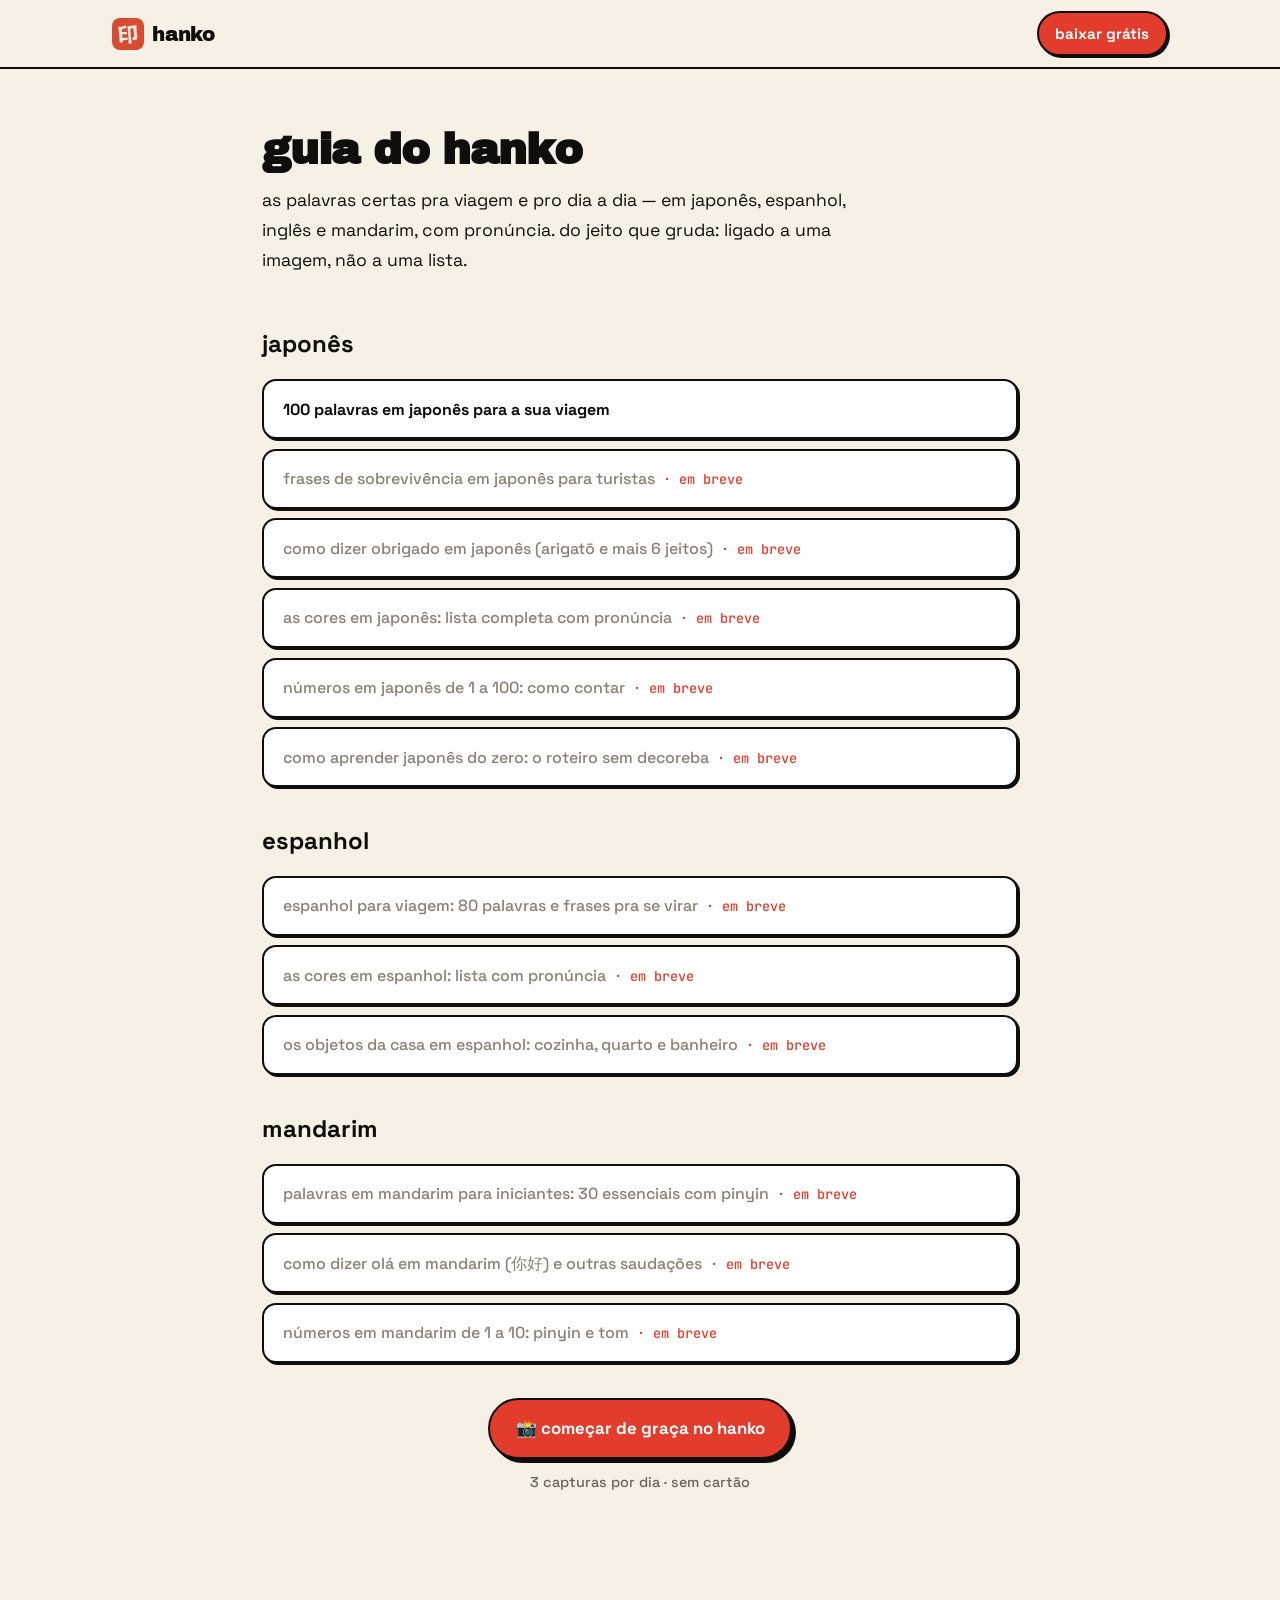
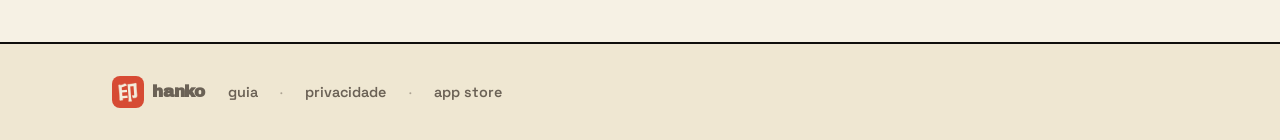
<file: guia/index.html>
<!DOCTYPE html>
<html lang="pt-BR">
<head>
<meta charset="UTF-8">
<meta name="viewport" content="width=device-width, initial-scale=1.0">
<title>guia do hanko — palavras e frases em japonês, espanhol, inglês e mandarim</title>
<meta name="description" content="guias de vocabulário e frases pra viagem e pro dia a dia em japonês, espanhol, inglês e mandarim — com pronúncia. aprenda as palavras certas, do jeito que gruda.">
<meta name="apple-itunes-app" content="app-id=6774437058">
<meta name="theme-color" content="#F6F1E4">
<link rel="canonical" href="https://hankoapp.com/guia/">

<!-- Google Analytics 4 · Coco Studio (Hanko) -->
<script async src="https://www.googletagmanager.com/gtag/js?id=G-HJQJTNBJ6C"></script>
<script>
  window.dataLayer = window.dataLayer || [];
  function gtag(){dataLayer.push(arguments);}
  gtag('js', new Date());
  gtag('config', 'G-HJQJTNBJ6C');
  (function(){
    var APP='hanko';
    document.addEventListener('click', function(e){
      var a = e.target.closest ? e.target.closest('a[href*="apps.apple.com"]') : null;
      if(!a) return;
      var loc = a.getAttribute('data-goatcounter-click') || a.getAttribute('data-cta') || (a.textContent||'').trim().slice(0,40) || 'sem-rotulo';
      gtag('event','app_store_click',{app:APP, cta_location:loc, link_url:a.href, page:'guia/index'});
    }, true);
  })();
</script>

<meta property="og:type" content="website">
<meta property="og:url" content="https://hankoapp.com/guia/">
<meta property="og:title" content="guia do hanko — palavras e frases pra viagem">
<meta property="og:description" content="vocabulário e frases úteis em japonês, espanhol, inglês e mandarim, com pronúncia.">
<meta property="og:image" content="https://hankoapp.com/assets/shot-aponte.jpg">
<meta property="og:locale" content="pt_BR">
<meta name="twitter:card" content="summary_large_image">

<link rel="icon" type="image/png" href="/assets/icon.png">
<link rel="apple-touch-icon" href="/assets/icon.png">

<link rel="preconnect" href="https://fonts.googleapis.com">
<link rel="preconnect" href="https://fonts.gstatic.com" crossorigin>
<link href="https://fonts.googleapis.com/css2?family=Archivo+Black&family=Space+Grotesk:wght@400;500;700&family=JetBrains+Mono:wght@400;600&family=Instrument+Serif:ital@1&display=swap" rel="stylesheet">
<link rel="stylesheet" href="/content.css">

<script type="application/ld+json">
{
  "@context": "https://schema.org",
  "@type": "CollectionPage",
  "name": "Guia do Hanko",
  "description": "Guias de vocabulário e frases em japonês, espanhol, inglês e mandarim, com pronúncia.",
  "inLanguage": "pt-BR",
  "url": "https://hankoapp.com/guia/",
  "isPartOf": { "@type": "WebSite", "name": "Hanko", "url": "https://hankoapp.com/" }
}
</script>
</head>
<body>
<a href="#conteudo" class="skip">pular para o conteúdo</a>

<header class="site-head">
  <div class="row">
    <a href="/" class="brand" aria-label="hanko"><img src="/assets/icon.png" alt="" /><span>hanko</span></a>
    <a href="https://apps.apple.com/br/app/hanko/id6774437058" class="head-cta" data-goatcounter-click="cta-head" data-cta="head">baixar grátis</a>
  </div>
</header>

<main id="conteudo">
  <div class="hub">
    <div class="hub__head">
      <h1>guia do hanko</h1>
      <p>as palavras certas pra viagem e pro dia a dia — em japonês, espanhol, inglês e mandarim, com pronúncia. do jeito que gruda: ligado a uma imagem, não a uma lista.</p>
    </div>

    <section class="hub__cluster">
      <h2>japonês</h2>
      <ul class="hub__list">
        <li><a href="/guia/palavras-em-japones-para-viagem/">100 palavras em japonês para a sua viagem</a></li>
        <li><span class="soon">frases de sobrevivência em japonês para turistas</span></li>
        <li><span class="soon">como dizer obrigado em japonês (arigatō e mais 6 jeitos)</span></li>
        <li><span class="soon">as cores em japonês: lista completa com pronúncia</span></li>
        <li><span class="soon">números em japonês de 1 a 100: como contar</span></li>
        <li><span class="soon">como aprender japonês do zero: o roteiro sem decoreba</span></li>
      </ul>
    </section>

    <section class="hub__cluster">
      <h2>espanhol</h2>
      <ul class="hub__list">
        <li><span class="soon">espanhol para viagem: 80 palavras e frases pra se virar</span></li>
        <li><span class="soon">as cores em espanhol: lista com pronúncia</span></li>
        <li><span class="soon">os objetos da casa em espanhol: cozinha, quarto e banheiro</span></li>
      </ul>
    </section>

    <section class="hub__cluster">
      <h2>mandarim</h2>
      <ul class="hub__list">
        <li><span class="soon">palavras em mandarim para iniciantes: 30 essenciais com pinyin</span></li>
        <li><span class="soon">como dizer olá em mandarim (你好) e outras saudações</span></li>
        <li><span class="soon">números em mandarim de 1 a 10: pinyin e tom</span></li>
      </ul>
    </section>

    <p class="cta-block"><a class="cta" href="https://apps.apple.com/br/app/hanko/id6774437058" data-goatcounter-click="cta-hub" data-cta="hub">📸 começar de graça no hanko</a><br><small>3 capturas por dia · sem cartão</small></p>
  </div>
</main>

<footer class="site-foot">
  <div class="row">
    <a href="/" class="brand" style="font-size:1.05rem"><img src="/assets/icon.png" alt="" /><span>hanko</span></a>
    <a href="/guia/">guia</a>
    <span class="sep">·</span>
    <a href="https://josediogor.github.io/hanko-legal/privacidade.html">privacidade</a>
    <span class="sep">·</span>
    <a href="https://apps.apple.com/br/app/hanko/id6774437058" data-cta="footer">app store</a>
  </div>
</footer>

<!-- GoatCounter -->
<script data-goatcounter="https://hanko.goatcounter.com/count" async src="//gc.zgo.at/count.js"></script>
</body>
</html>
</file>
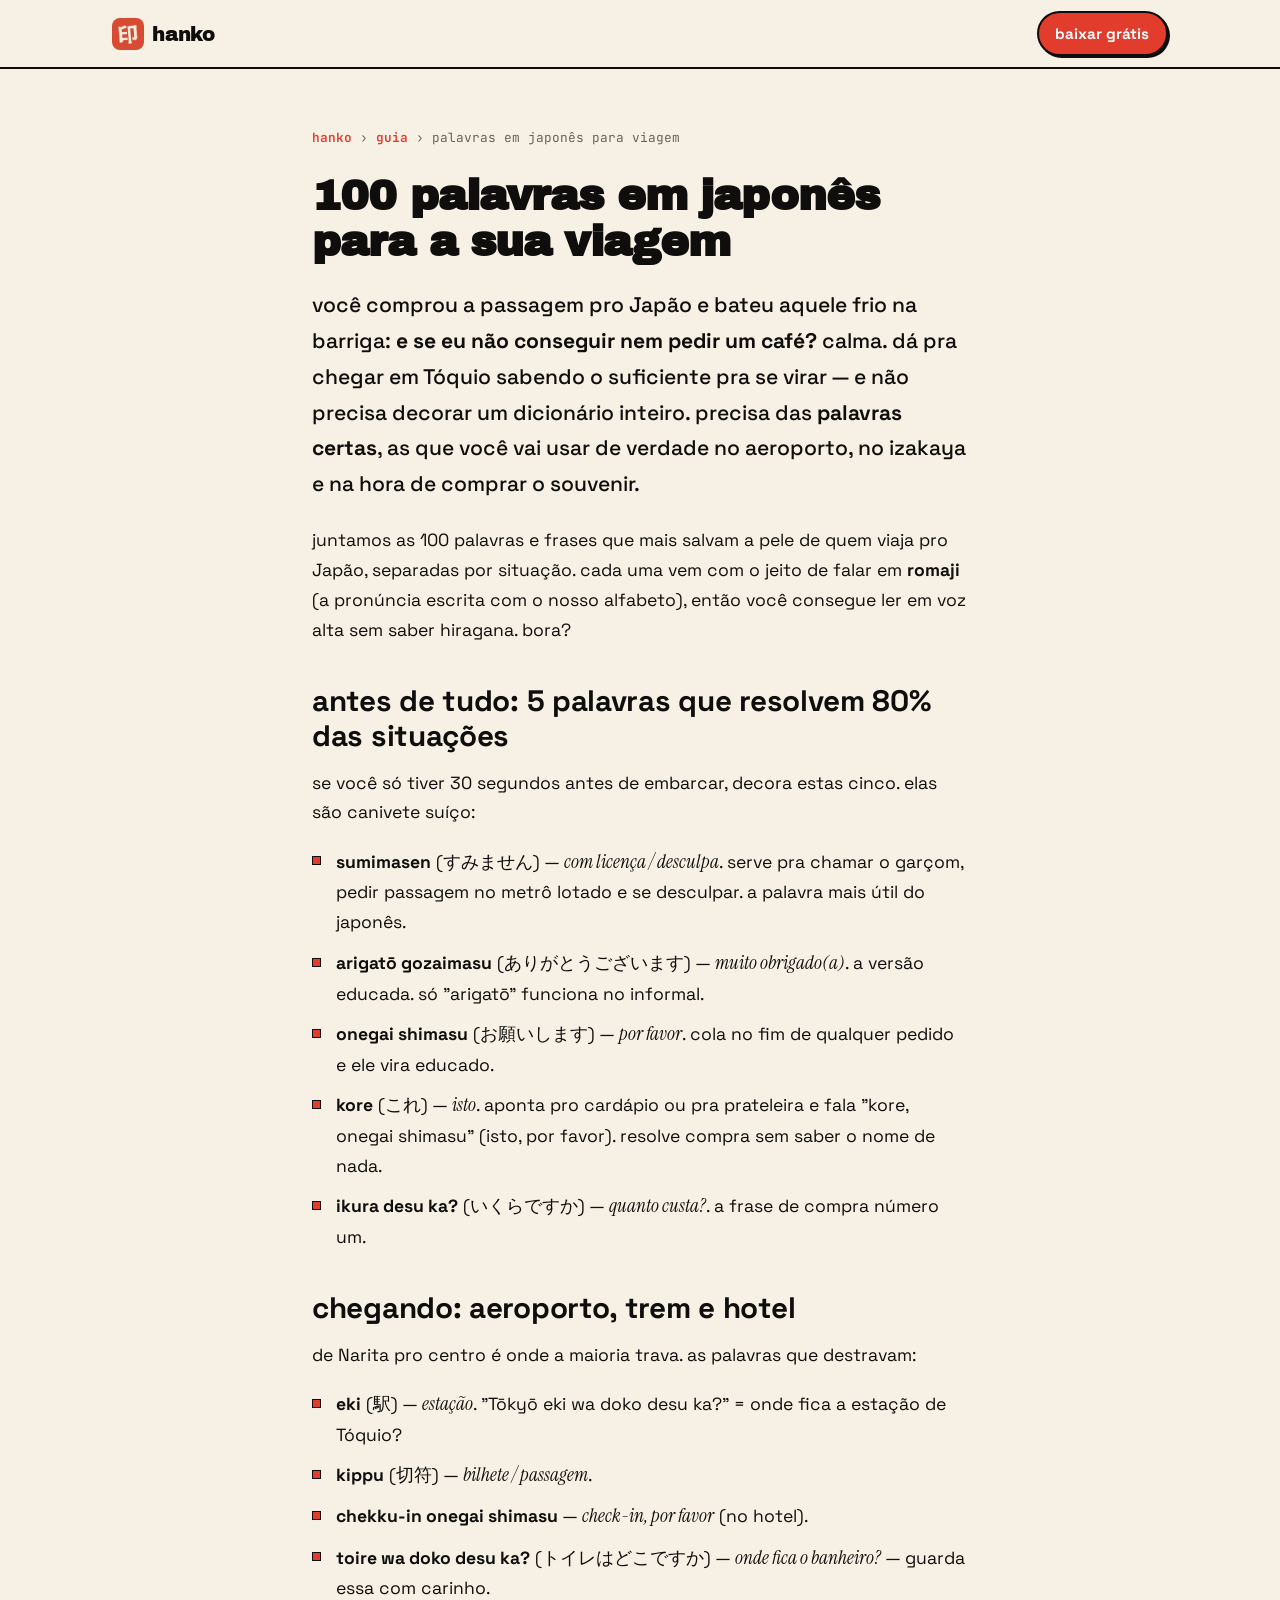
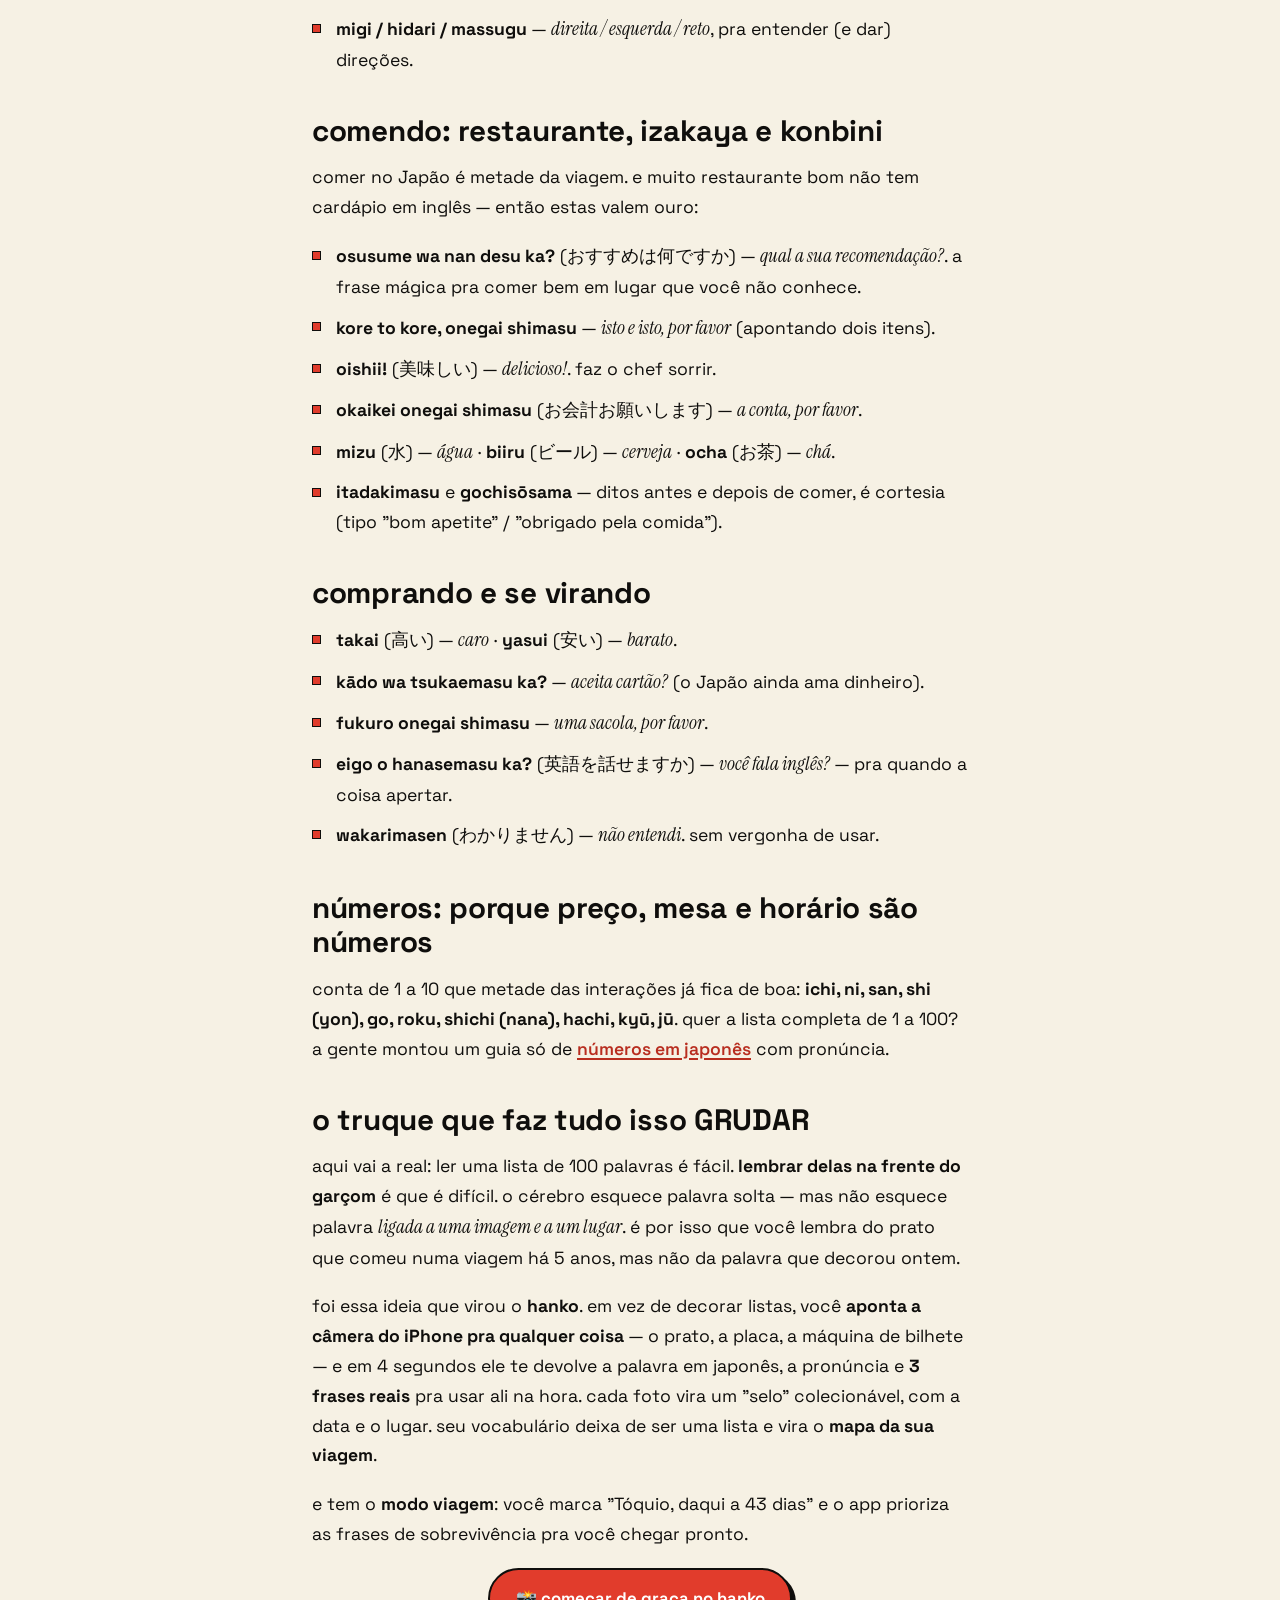
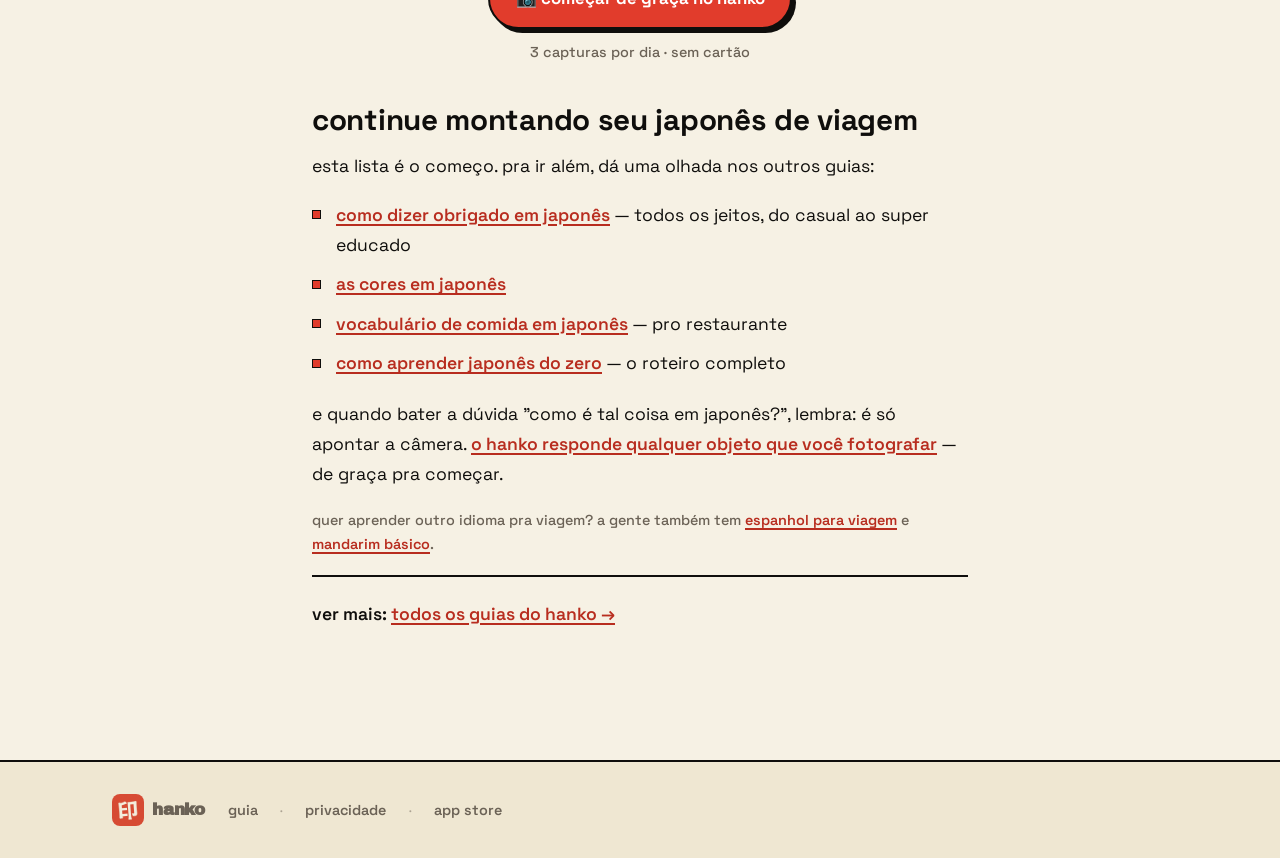
<file: guia/palavras-em-japones-para-viagem/index.html>
<!DOCTYPE html>
<html lang="pt-BR">
<head>
<meta charset="UTF-8">
<meta name="viewport" content="width=device-width, initial-scale=1.0">
<title>100 palavras em japonês para a sua viagem (com áudio) · hanko</title>
<meta name="description" content="100 palavras e frases em japonês pra você se virar na viagem: aeroporto, restaurante, compras e emergências. Com pronúncia em romaji e áudio. Grátis.">
<meta name="apple-itunes-app" content="app-id=6774437058">
<meta name="theme-color" content="#F6F1E4">
<link rel="canonical" href="https://hankoapp.com/guia/palavras-em-japones-para-viagem/">

<!-- Google Analytics 4 · Coco Studio (Hanko) -->
<script async src="https://www.googletagmanager.com/gtag/js?id=G-HJQJTNBJ6C"></script>
<script>
  window.dataLayer = window.dataLayer || [];
  function gtag(){dataLayer.push(arguments);}
  gtag('js', new Date());
  gtag('config', 'G-HJQJTNBJ6C');
  (function(){
    var APP='hanko';
    document.addEventListener('click', function(e){
      var a = e.target.closest ? e.target.closest('a[href*="apps.apple.com"]') : null;
      if(!a) return;
      var loc = a.getAttribute('data-goatcounter-click') || a.getAttribute('data-cta') || (a.textContent||'').trim().slice(0,40) || 'sem-rotulo';
      gtag('event','app_store_click',{app:APP, cta_location:loc, link_url:a.href, page:'guia/palavras-em-japones-para-viagem'});
    }, true);
  })();
</script>

<meta property="og:type" content="article">
<meta property="og:url" content="https://hankoapp.com/guia/palavras-em-japones-para-viagem/">
<meta property="og:title" content="100 palavras em japonês para a sua viagem (com áudio)">
<meta property="og:description" content="As 100 palavras e frases que mais salvam quem viaja pro Japão — aeroporto, restaurante, compras — com pronúncia em romaji.">
<meta property="og:image" content="https://hankoapp.com/assets/shot-aponte.jpg">
<meta property="og:locale" content="pt_BR">
<meta name="twitter:card" content="summary_large_image">

<link rel="icon" type="image/png" href="/assets/icon.png">
<link rel="apple-touch-icon" href="/assets/icon.png">

<link rel="preconnect" href="https://fonts.googleapis.com">
<link rel="preconnect" href="https://fonts.gstatic.com" crossorigin>
<link href="https://fonts.googleapis.com/css2?family=Archivo+Black&family=Space+Grotesk:wght@400;500;700&family=JetBrains+Mono:wght@400;600&family=Instrument+Serif:ital@1&display=swap" rel="stylesheet">
<link rel="stylesheet" href="/content.css">

<script type="application/ld+json">
{
  "@context": "https://schema.org",
  "@type": "Article",
  "headline": "100 palavras em japonês para a sua viagem",
  "description": "100 palavras e frases em japonês para se virar na viagem: aeroporto, restaurante, compras e emergências, com pronúncia em romaji e áudio.",
  "inLanguage": "pt-BR",
  "image": "https://hankoapp.com/assets/shot-aponte.jpg",
  "author": { "@type": "Organization", "name": "Coco Studio", "url": "https://hankoapp.com/" },
  "publisher": { "@type": "Organization", "name": "Coco Studio", "logo": { "@type": "ImageObject", "url": "https://hankoapp.com/assets/icon.png" } },
  "mainEntityOfPage": { "@type": "WebPage", "@id": "https://hankoapp.com/guia/palavras-em-japones-para-viagem/" },
  "about": { "@type": "SoftwareApplication", "name": "Hanko", "applicationCategory": "EducationalApplication", "operatingSystem": "iOS", "downloadUrl": "https://apps.apple.com/br/app/hanko/id6774437058" },
  "datePublished": "2026-06-18",
  "dateModified": "2026-06-18"
}
</script>
</head>
<body>
<a href="#conteudo" class="skip">pular para o conteúdo</a>

<header class="site-head">
  <div class="row">
    <a href="/" class="brand" aria-label="hanko"><img src="/assets/icon.png" alt="" /><span>hanko</span></a>
    <a href="https://apps.apple.com/br/app/hanko/id6774437058" class="head-cta" data-goatcounter-click="cta-head" data-cta="head">baixar grátis</a>
  </div>
</header>

<main id="conteudo">
  <article class="article">
    <nav class="breadcrumb" aria-label="você está em"><a href="/">hanko</a> › <a href="/guia/">guia</a> › <span>palavras em japonês para viagem</span></nav>

    <h1>100 palavras em japonês para a sua viagem</h1>

    <div class="prose">
      <p class="lead">você comprou a passagem pro Japão e bateu aquele frio na barriga: <b>e se eu não conseguir nem pedir um café?</b> calma. dá pra chegar em Tóquio sabendo o suficiente pra se virar — e não precisa decorar um dicionário inteiro. precisa das <b>palavras certas</b>, as que você vai usar de verdade no aeroporto, no izakaya e na hora de comprar o souvenir.</p>
      <p>juntamos as 100 palavras e frases que mais salvam a pele de quem viaja pro Japão, separadas por situação. cada uma vem com o jeito de falar em <b>romaji</b> (a pronúncia escrita com o nosso alfabeto), então você consegue ler em voz alta sem saber hiragana. bora?</p>

      <h2>antes de tudo: 5 palavras que resolvem 80% das situações</h2>
      <p>se você só tiver 30 segundos antes de embarcar, decora estas cinco. elas são canivete suíço:</p>
      <ul>
        <li><b>sumimasen</b> (すみません) — <i>com licença / desculpa</i>. serve pra chamar o garçom, pedir passagem no metrô lotado e se desculpar. a palavra mais útil do japonês.</li>
        <li><b>arigatō gozaimasu</b> (ありがとうございます) — <i>muito obrigado(a)</i>. a versão educada. só "arigatō" funciona no informal.</li>
        <li><b>onegai shimasu</b> (お願いします) — <i>por favor</i>. cola no fim de qualquer pedido e ele vira educado.</li>
        <li><b>kore</b> (これ) — <i>isto</i>. aponta pro cardápio ou pra prateleira e fala "kore, onegai shimasu" (isto, por favor). resolve compra sem saber o nome de nada.</li>
        <li><b>ikura desu ka?</b> (いくらですか) — <i>quanto custa?</i>. a frase de compra número um.</li>
      </ul>

      <h2>chegando: aeroporto, trem e hotel</h2>
      <p>de Narita pro centro é onde a maioria trava. as palavras que destravam:</p>
      <ul>
        <li><b>eki</b> (駅) — <i>estação</i>. "Tōkyō eki wa doko desu ka?" = onde fica a estação de Tóquio?</li>
        <li><b>kippu</b> (切符) — <i>bilhete / passagem</i>.</li>
        <li><b>chekku-in onegai shimasu</b> — <i>check-in, por favor</i> (no hotel).</li>
        <li><b>toire wa doko desu ka?</b> (トイレはどこですか) — <i>onde fica o banheiro?</i> — guarda essa com carinho.</li>
        <li><b>migi / hidari / massugu</b> — <i>direita / esquerda / reto</i>, pra entender (e dar) direções.</li>
      </ul>

      <h2>comendo: restaurante, izakaya e konbini</h2>
      <p>comer no Japão é metade da viagem. e muito restaurante bom não tem cardápio em inglês — então estas valem ouro:</p>
      <ul>
        <li><b>osusume wa nan desu ka?</b> (おすすめは何ですか) — <i>qual a sua recomendação?</i>. a frase mágica pra comer bem em lugar que você não conhece.</li>
        <li><b>kore to kore, onegai shimasu</b> — <i>isto e isto, por favor</i> (apontando dois itens).</li>
        <li><b>oishii!</b> (美味しい) — <i>delicioso!</i>. faz o chef sorrir.</li>
        <li><b>okaikei onegai shimasu</b> (お会計お願いします) — <i>a conta, por favor</i>.</li>
        <li><b>mizu</b> (水) — <i>água</i> · <b>biiru</b> (ビール) — <i>cerveja</i> · <b>ocha</b> (お茶) — <i>chá</i>.</li>
        <li><b>itadakimasu</b> e <b>gochisōsama</b> — ditos antes e depois de comer, é cortesia (tipo "bom apetite" / "obrigado pela comida").</li>
      </ul>

      <h2>comprando e se virando</h2>
      <ul>
        <li><b>takai</b> (高い) — <i>caro</i> · <b>yasui</b> (安い) — <i>barato</i>.</li>
        <li><b>kādo wa tsukaemasu ka?</b> — <i>aceita cartão?</i> (o Japão ainda ama dinheiro).</li>
        <li><b>fukuro onegai shimasu</b> — <i>uma sacola, por favor</i>.</li>
        <li><b>eigo o hanasemasu ka?</b> (英語を話せますか) — <i>você fala inglês?</i> — pra quando a coisa apertar.</li>
        <li><b>wakarimasen</b> (わかりません) — <i>não entendi</i>. sem vergonha de usar.</li>
      </ul>

      <h2>números: porque preço, mesa e horário são números</h2>
      <p>conta de 1 a 10 que metade das interações já fica de boa: <b>ichi, ni, san, shi (yon), go, roku, shichi (nana), hachi, kyū, jū</b>. quer a lista completa de 1 a 100? a gente montou um guia só de <a href="/guia/">números em japonês</a> com pronúncia.</p>

      <h2>o truque que faz tudo isso GRUDAR</h2>
      <p>aqui vai a real: ler uma lista de 100 palavras é fácil. <b>lembrar delas na frente do garçom</b> é que é difícil. o cérebro esquece palavra solta — mas não esquece palavra <i>ligada a uma imagem e a um lugar</i>. é por isso que você lembra do prato que comeu numa viagem há 5 anos, mas não da palavra que decorou ontem.</p>
      <p>foi essa ideia que virou o <b>hanko</b>. em vez de decorar listas, você <b>aponta a câmera do iPhone pra qualquer coisa</b> — o prato, a placa, a máquina de bilhete — e em 4 segundos ele te devolve a palavra em japonês, a pronúncia e <b>3 frases reais</b> pra usar ali na hora. cada foto vira um "selo" colecionável, com a data e o lugar. seu vocabulário deixa de ser uma lista e vira o <b>mapa da sua viagem</b>.</p>
      <p>e tem o <b>modo viagem</b>: você marca "Tóquio, daqui a 43 dias" e o app prioriza as frases de sobrevivência pra você chegar pronto.</p>
      <p class="cta-block"><a class="cta" href="https://apps.apple.com/br/app/hanko/id6774437058" data-goatcounter-click="cta-flagship" data-cta="flagship">📸 começar de graça no hanko</a><br><small>3 capturas por dia · sem cartão</small></p>

      <h2>continue montando seu japonês de viagem</h2>
      <p>esta lista é o começo. pra ir além, dá uma olhada nos outros guias:</p>
      <ul>
        <li><a href="/guia/">como dizer obrigado em japonês</a> — todos os jeitos, do casual ao super educado</li>
        <li><a href="/guia/">as cores em japonês</a></li>
        <li><a href="/guia/">vocabulário de comida em japonês</a> — pro restaurante</li>
        <li><a href="/guia/">como aprender japonês do zero</a> — o roteiro completo</li>
      </ul>
      <p>e quando bater a dúvida "como é tal coisa em japonês?", lembra: é só apontar a câmera. <a href="https://apps.apple.com/br/app/hanko/id6774437058" data-goatcounter-click="cta-inline" data-cta="inline">o hanko responde qualquer objeto que você fotografar</a> — de graça pra começar.</p>
      <p class="nota">quer aprender outro idioma pra viagem? a gente também tem <a href="/guia/">espanhol para viagem</a> e <a href="/guia/">mandarim básico</a>.</p>

      <p class="related">ver mais: <a href="/guia/">todos os guias do hanko →</a></p>
    </div>
  </article>
</main>

<footer class="site-foot">
  <div class="row">
    <a href="/" class="brand" style="font-size:1.05rem"><img src="/assets/icon.png" alt="" /><span>hanko</span></a>
    <a href="/guia/">guia</a>
    <span class="sep">·</span>
    <a href="https://josediogor.github.io/hanko-legal/privacidade.html">privacidade</a>
    <span class="sep">·</span>
    <a href="https://apps.apple.com/br/app/hanko/id6774437058" data-cta="footer">app store</a>
  </div>
</footer>

<!-- GoatCounter -->
<script data-goatcounter="https://hanko.goatcounter.com/count" async src="//gc.zgo.at/count.js"></script>
</body>
</html>
</file>
<file: content.css>
/* =========================================================
   hanko — hub de conteúdo (/guia/)
   estilo de leitura paper / neo-brutalista (sombras duras)
   tokens redeclarados (páginas de artigo não carregam o CSS inline da home)
   ========================================================= */
:root{
  --paper:#F6F1E4; --paper-alt:#EFE7D2; --ink:#0F0E0C;
  --red:#E13C2C; --red-deep:#B82D1F; --citron:#F7D838;
  --pistachio:#A3D67A; --lavender:#C8B8FF; --sky:#9CC8F0;
  --display:'Archivo Black',sans-serif; --body:'Space Grotesk',sans-serif;
  --mono:'JetBrains Mono',monospace; --serif:'Instrument Serif',serif;
  --shadow-4:4px 4px 0 var(--ink); --shadow-2:2px 2px 0 var(--ink);
  --r-card:20px; --max-w:1120px;
}
*,*::before,*::after{box-sizing:border-box;margin:0;padding:0}
html{-webkit-text-size-adjust:100%;scroll-behavior:smooth}
body{background:var(--paper);color:var(--ink);font-family:var(--body);
  line-height:1.7;font-weight:400;-webkit-font-smoothing:antialiased;min-height:100vh}
a{color:inherit;text-decoration:none}
img{max-width:100%;display:block}
:focus-visible{outline:3px solid var(--red);outline-offset:3px}
.skip{position:absolute;left:-9999px}
.skip:focus{left:12px;top:12px;background:#fff;color:var(--ink);padding:.6em 1em;border:2px solid var(--ink);z-index:200}

/* ---- header ---- */
.site-head{position:sticky;top:0;z-index:50;background:var(--paper);border-bottom:2px solid var(--ink)}
.site-head .row{max-width:var(--max-w);margin:0 auto;padding:.7rem clamp(18px,5vw,32px);
  display:flex;align-items:center;justify-content:space-between;gap:1rem}
.brand{display:flex;align-items:center;gap:.5rem;font-family:var(--display);color:var(--ink);font-size:1.25rem;letter-spacing:-.01em}
.brand img{width:32px;height:32px;border-radius:8px}
.head-cta{font-family:var(--body);font-weight:700;font-size:.95rem;color:#fff;background:var(--red);
  padding:.5em 1.1em;border:2px solid var(--ink);border-radius:999px;box-shadow:var(--shadow-2);
  transition:transform .15s,box-shadow .15s}
.head-cta:hover{transform:translate(-1px,-1px);box-shadow:3px 3px 0 var(--ink)}

/* ---- article ---- */
.article{max-width:720px;margin:0 auto;padding:clamp(2.2rem,6vw,3.6rem) clamp(18px,5vw,32px) clamp(3rem,7vw,5rem)}
.breadcrumb{font-family:var(--mono);font-size:.8rem;color:#6b6256;margin-bottom:1.5rem}
.breadcrumb a{color:var(--red);font-weight:600}
.article h1{font-family:var(--display);color:var(--ink);font-size:clamp(1.8rem,5vw,2.7rem);
  line-height:1.08;letter-spacing:-.02em;margin-bottom:1.3rem}

.prose{font-size:1.1rem;color:var(--ink)}
.prose > p{margin:0 0 1.15rem}
.prose .lead{font-size:clamp(1.12rem,1.9vw,1.32rem);font-weight:500;margin-bottom:1.5rem}
.prose h2{font-family:var(--body);font-weight:700;color:var(--ink);font-size:clamp(1.4rem,3.2vw,1.85rem);
  line-height:1.18;margin:2.4rem 0 .9rem;letter-spacing:-.01em}
.prose h3{font-family:var(--body);font-weight:700;font-size:clamp(1.1rem,2.2vw,1.28rem);margin:1.6rem 0 .5rem}
.prose ul{list-style:none;margin:0 0 1.3rem;padding:0;display:flex;flex-direction:column;gap:.6rem}
.prose ul li{position:relative;padding-left:1.5rem}
.prose ul li::before{content:"";position:absolute;left:0;top:.55em;width:9px;height:9px;background:var(--red);border:1.5px solid var(--ink)}
.prose a:not(.cta){color:var(--red-deep);font-weight:600;text-decoration:underline;text-decoration-thickness:2px;text-underline-offset:3px}
.prose a:not(.cta):hover{background:var(--citron)}
.prose b,.prose strong{font-weight:700}
.prose em,.prose i{font-family:var(--serif);font-style:italic;font-size:1.06em}
.prose blockquote{margin:1.6rem 0;padding:1rem 1.3rem;background:#fff;border:2px solid var(--ink);
  border-radius:14px;box-shadow:var(--shadow-2);font-family:var(--serif);font-style:italic;font-size:1.3rem;line-height:1.35}

/* ---- CTA ---- */
.cta-block{text-align:center;margin:2.2rem 0}
.cta,.prose .cta{display:inline-block;font-family:var(--body);font-weight:700;font-size:1.05rem;color:#fff;
  background:var(--red);padding:.85em 1.5em;border:2px solid var(--ink);border-radius:999px;box-shadow:var(--shadow-4);
  transition:transform .15s,box-shadow .15s}
.cta:hover{transform:translate(-2px,-2px);box-shadow:6px 6px 0 var(--ink)}
.cta-block small,.nota{display:block;color:#6b6256;font-weight:500;font-size:.9rem}
.cta-block small{margin-top:.7rem}
.nota{margin-top:1.4rem}
.related{margin-top:2.4rem;padding-top:1.4rem;border-top:2px solid var(--ink);font-weight:600}
.related a{color:var(--red-deep)}

/* ---- hub index ---- */
.hub{max-width:820px;margin:0 auto;padding:clamp(2.2rem,6vw,3.6rem) clamp(18px,5vw,32px) clamp(3rem,7vw,5rem)}
.hub__head{margin-bottom:clamp(2rem,5vw,3rem)}
.hub__head h1{font-family:var(--display);font-size:clamp(1.9rem,5vw,2.7rem);line-height:1.08;margin-bottom:.8rem;letter-spacing:-.02em}
.hub__head p{font-size:1.1rem;max-width:54ch}
.hub__cluster{margin-bottom:2.1rem}
.hub__cluster > h2{font-family:var(--body);font-weight:700;font-size:clamp(1.2rem,2.6vw,1.5rem);margin-bottom:.9rem}
.hub__list{list-style:none;display:flex;flex-direction:column;gap:.6rem}
.hub__list li{background:#fff;border:2px solid var(--ink);border-radius:14px;box-shadow:var(--shadow-2);transition:transform .15s,box-shadow .15s}
.hub__list li:hover{transform:translate(-1px,-1px);box-shadow:4px 4px 0 var(--ink)}
.hub__list a{display:block;padding:.9rem 1.2rem;font-weight:700;color:var(--ink)}
.hub__list .soon{display:block;padding:.9rem 1.2rem;font-weight:500;color:#8a8073;cursor:default}
.hub__list .soon::after{content:" · em breve";font-family:var(--mono);font-size:.85em;color:var(--red)}

/* ---- footer ---- */
.site-foot{border-top:2px solid var(--ink);margin-top:2rem;background:var(--paper-alt)}
.site-foot .row{max-width:var(--max-w);margin:0 auto;padding:2rem clamp(18px,5vw,32px);
  display:flex;flex-wrap:wrap;gap:1rem 1.4rem;align-items:center;font-size:.9rem;color:#6b6256}
.site-foot a{color:#6b6256;font-weight:600}
.site-foot a:hover{color:var(--red)}
.site-foot .sep{opacity:.5}
</file>
